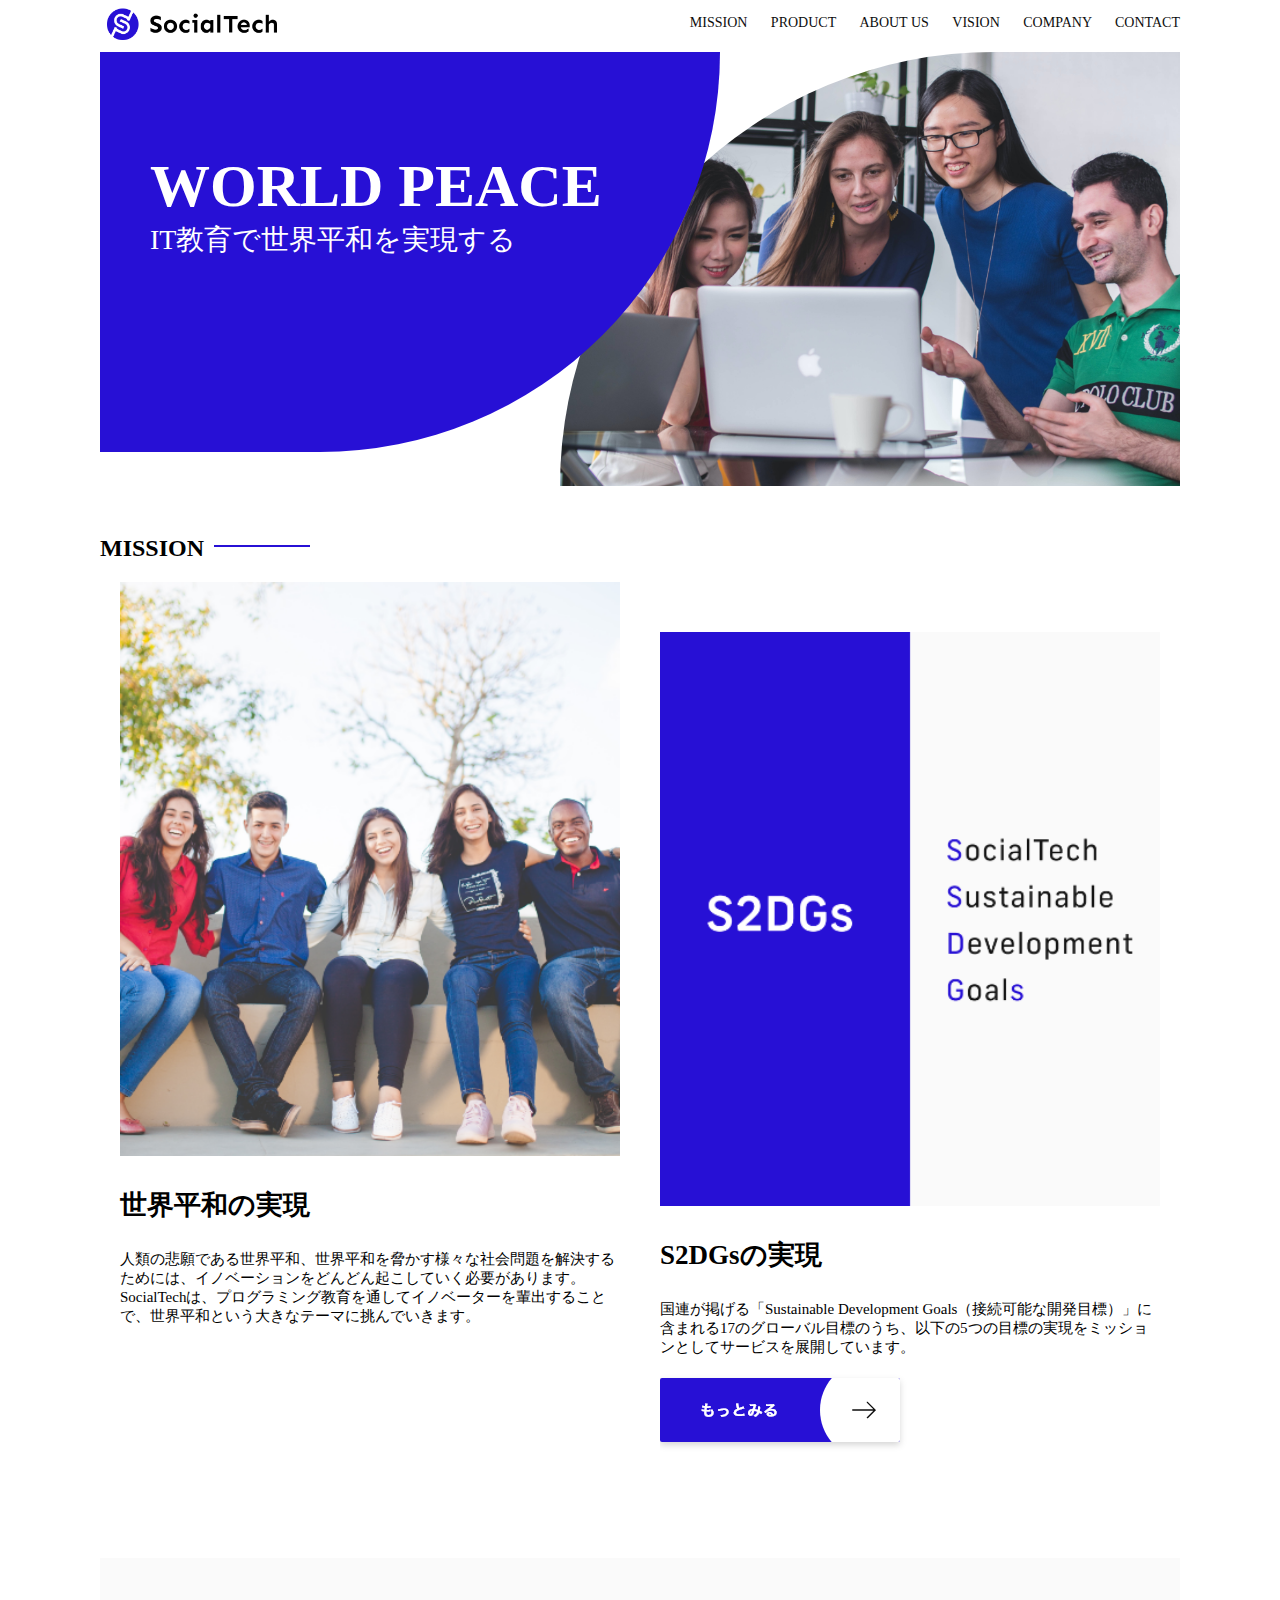
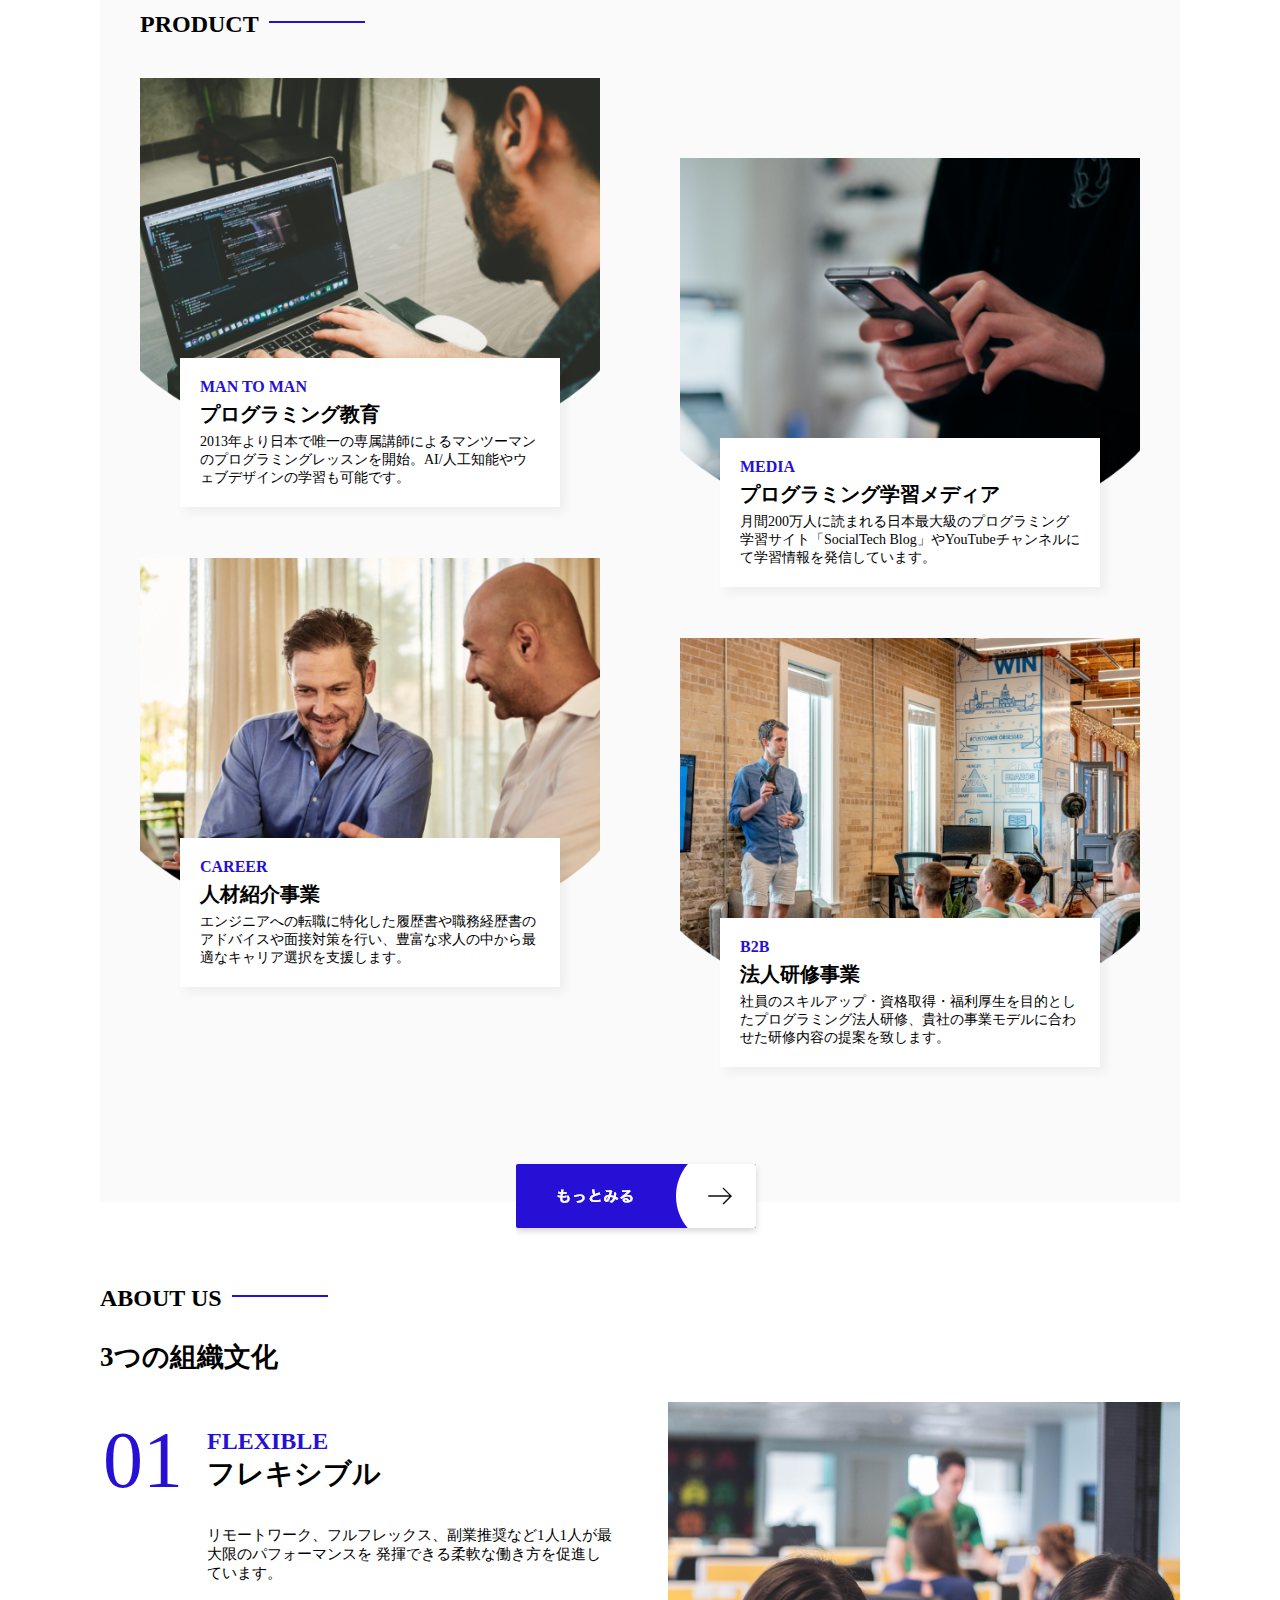
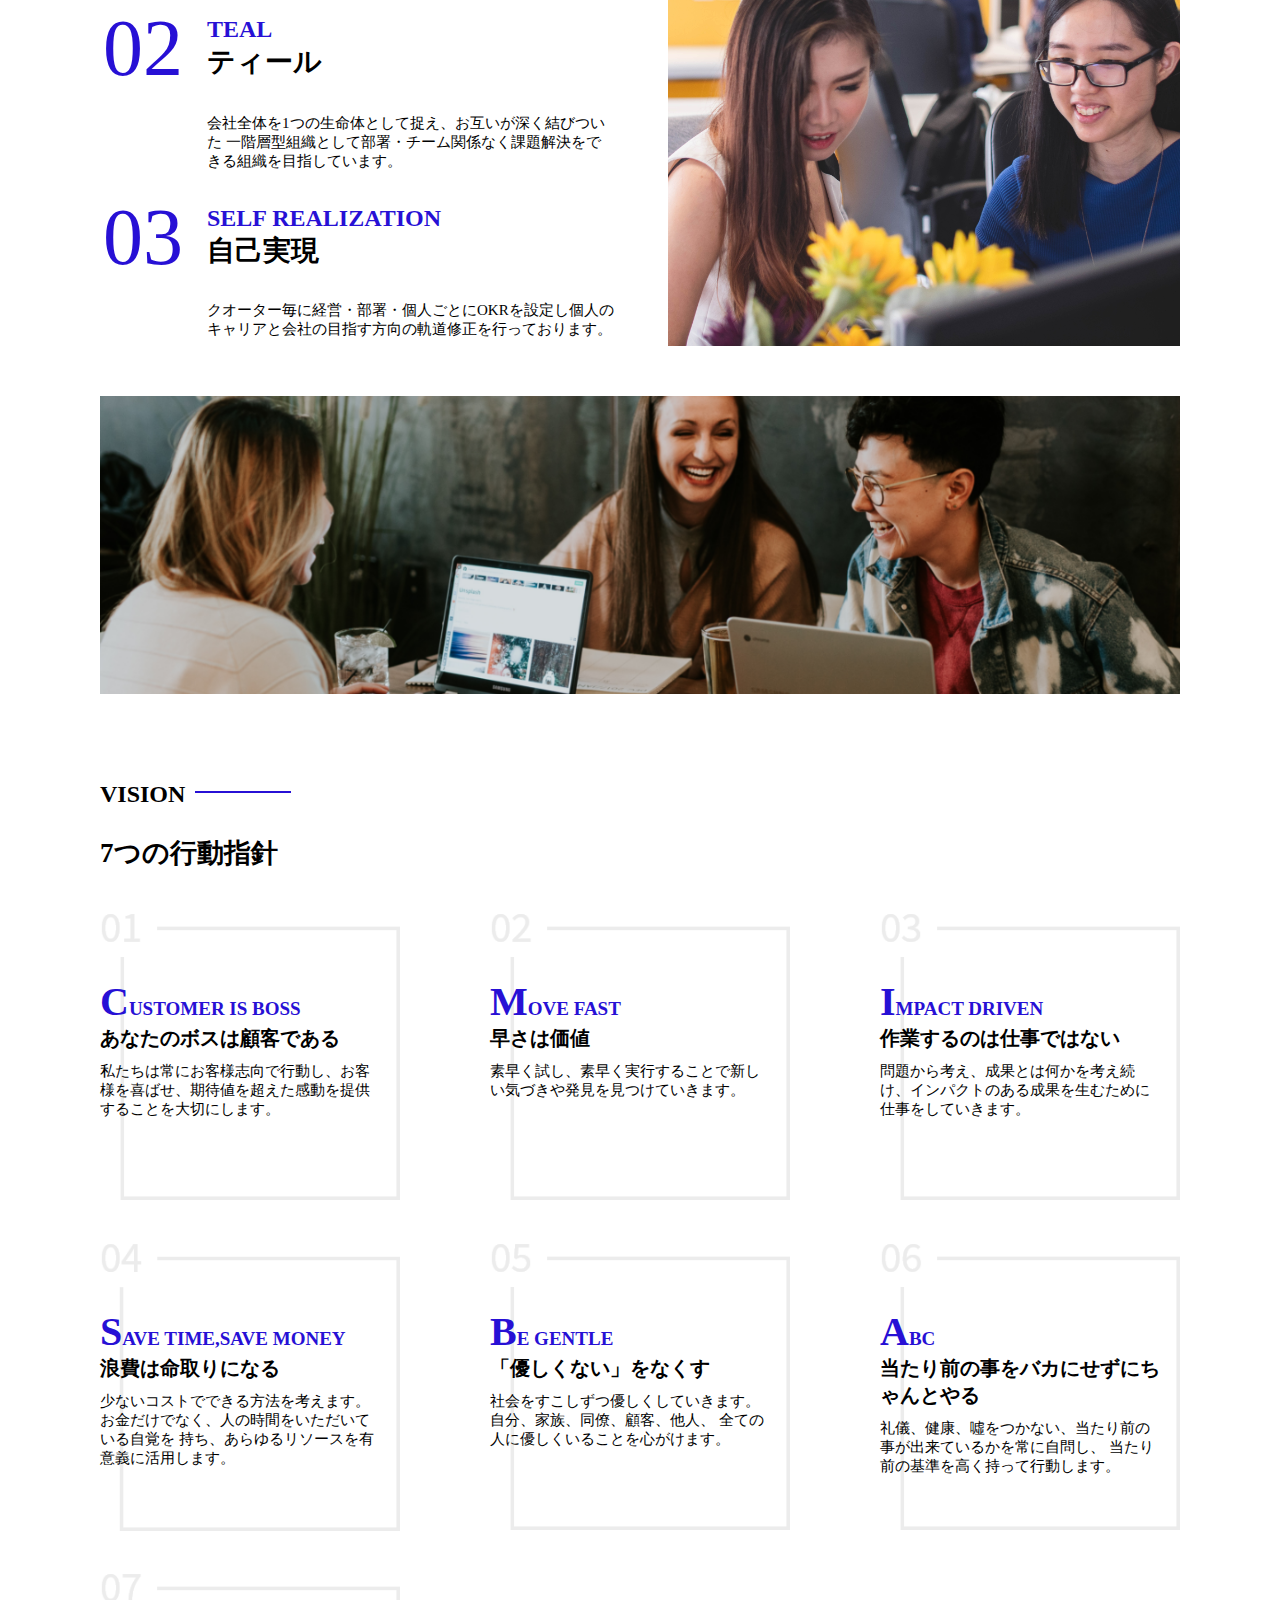
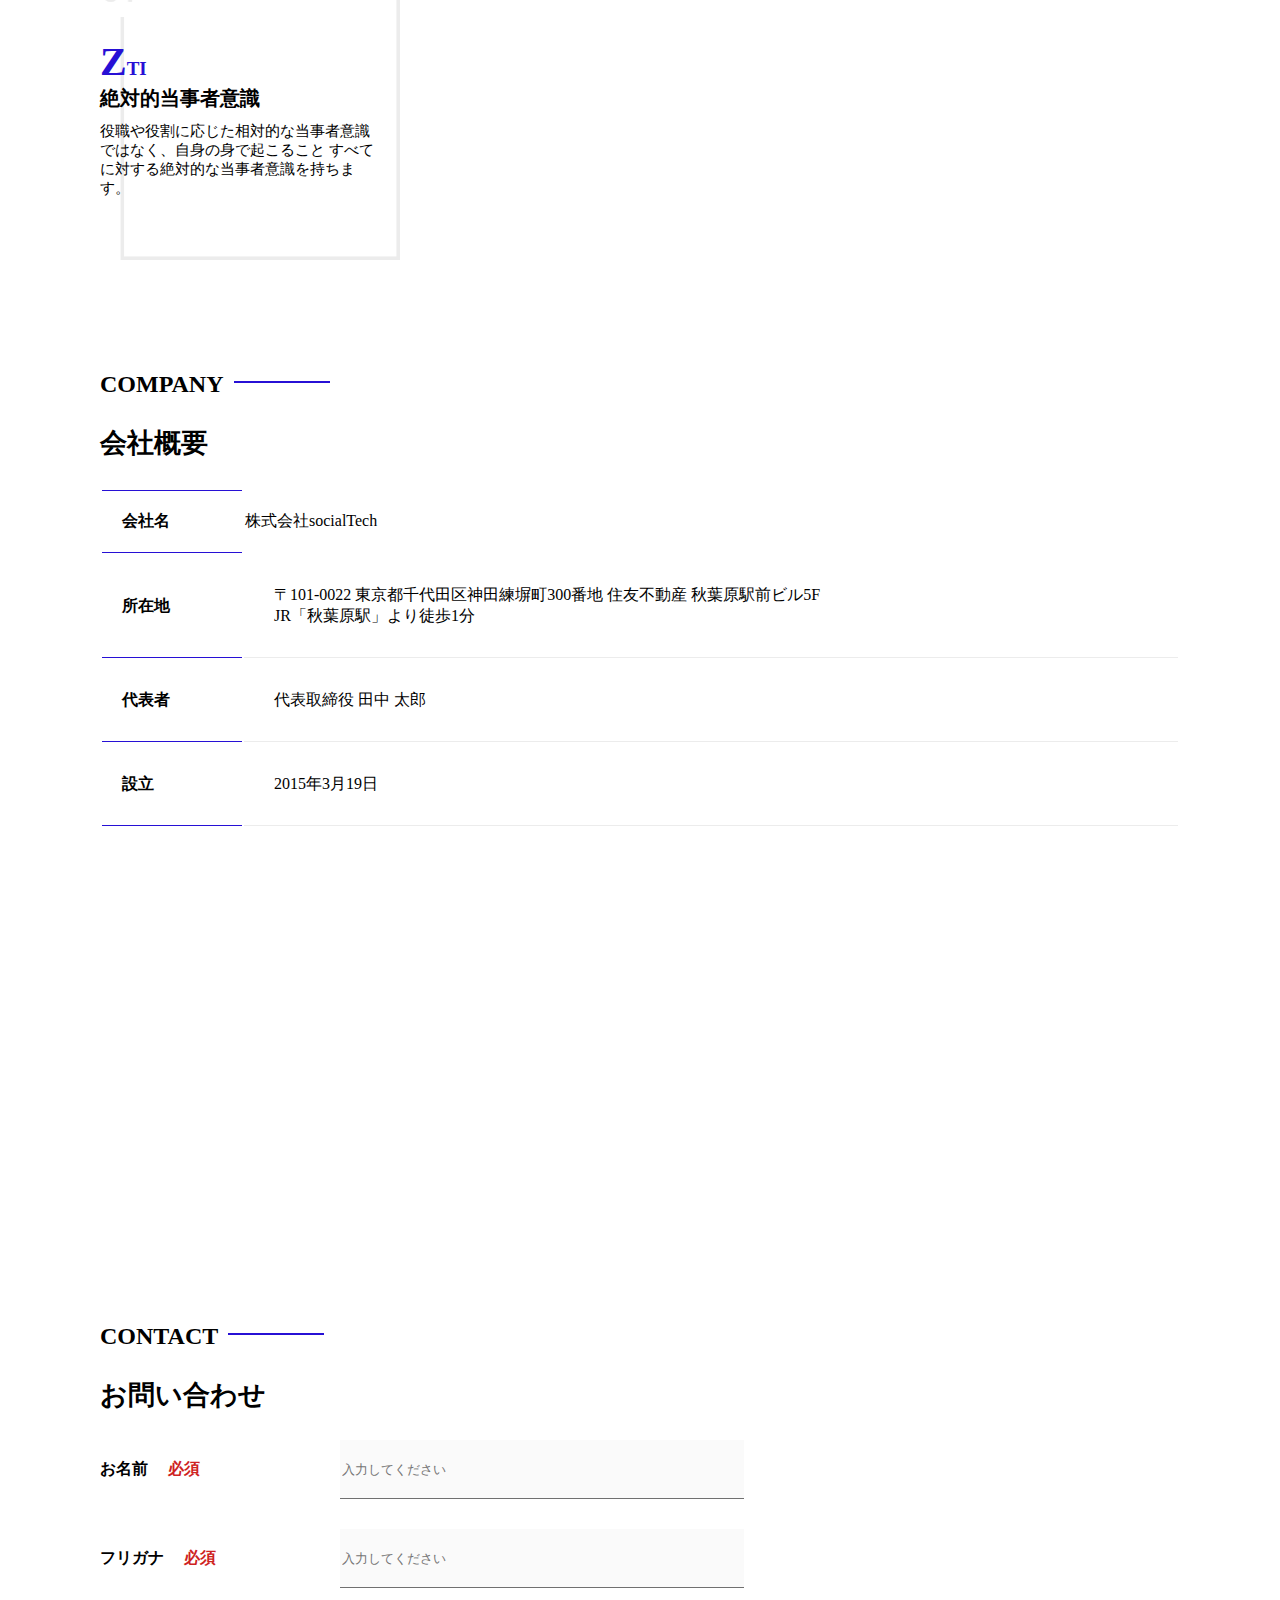
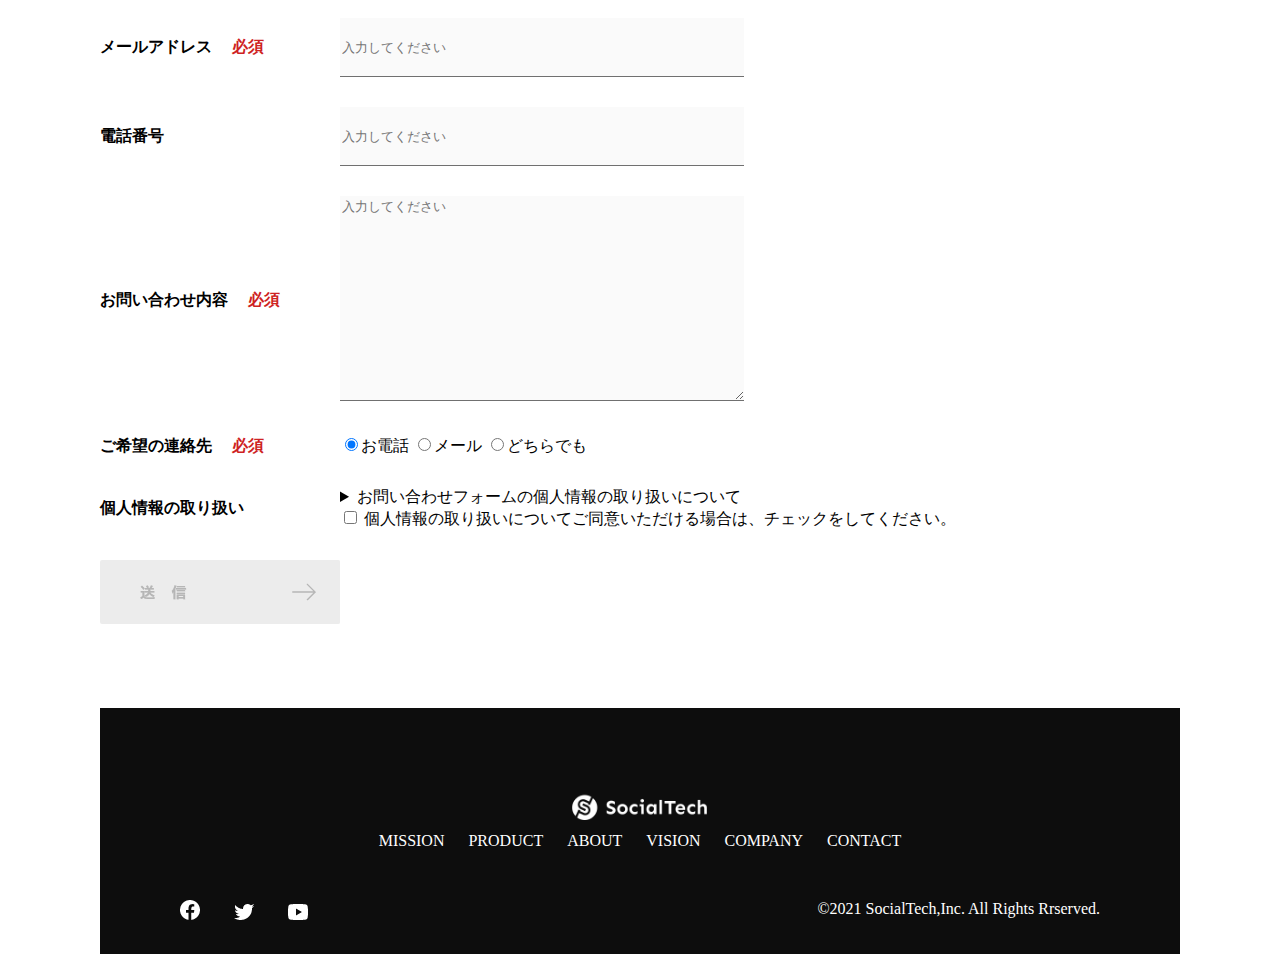
<file: index.html>
<!DOCTYPE html>
<html lang="ja">
    <head>
        <meta charset="UTF-8">
        <meta name="description"
            content="SocialTechはEdtech業界のリーディングカンパニーを目指します。">
        <title>SocialTech</title>
        <meta name="viewport" content="width=device-width, initial-scale=1.0">
        <link rel="stylesheet" href="style.css">
    </head>
    <body>
        <!-- ヘッダー -->
        <header>
            <a href="index.html" id="logo"><img src="images/logo.png"
                    alt="トップページに戻る"></a>
            <!-- pc用ナビゲーション -->
            <nav id="nav-pc">
                <a href="mission.html">MISSION</a>
                <a href="product.html">PRODUCT</a>
                <a href="index.html#aboutus">ABOUT US</a>
                <a href="index.html#vision">VISION</a>
                <a href="index.html#company">COMPANY</a>
                <a href="index.html#contact">CONTACT</a>
            </nav>
            <!-- スマホ用メニューボタン -->
            <img id="menu-sp" src="images/button-menu.png" alt="ナビゲーションを開く"
                onclick="document.getElementById('nav-sp').style.display='block'">
            <!-- スマホ用ナビゲーション -->
            <nav id="nav-sp">
                <img id="close" src="images/button-close.png" alt="ナビゲーションを閉じる"
                    onclick="document.getElementById('nav-sp').style.display='none'">

                <a id="logo-sp" href="index.html"
                    onclick="document.getElementById('nav-sp').style.display='none'"><img
                        src="images/logo-sp.png" alt="トップページに戻る"></a>
                <a class="menu" href="mission.html"
                    onclick="document.getElementById('nav-sp').style.display" =
                    'none'>MISSION</a>
                <a class="menu" href="product.html"
                    onclick="document.getElementById('nav-sp').style.display" =
                    'none'>PRODUCT</a>
                <a class="menu" href="index.html#aboutus"
                    onclick="document.getElementById('nav-sp').style.display" =
                    'none'>ABOUTUS</a>
                <a class="menu" href="index.html#vision"
                    onclick="document.getElementById('nav-sp').style.display = 'none'">VISION</a>
                <a class="menu" href="index.html#company"
                    onclick="document.getElementById('nav-sp').style.display = 'none'">COMPANY</a>
                <a class="menu" href="index.html#contact"
                    onclick="document.getElementById('nav-sp').style.display = 'none'">CONTACT</a>
                <div id="sns">
                    <a href="https://www.facebook.com/sejuku2013"><img
                            src="images/button-facebook.png"
                            alt="Facebookのリンク"></a>
                    <a href="https://twitter.com/samuraijuku"><img
                            src="images/button-twitter.png"
                            alt="Twitterのリンク"></a>
                    <a
                        href="https://www.youtube.com/channel/UCCFOQO5aDK0xXam4cUQXT8g"><img
                            src="images/button-youtube.png"
                            alt="YouTubeのリンク"></a>
                </div>
            </nav>
        </header>
        <main>
            <article>
                <!-- メインビジュアル -->
                <section id="main-visual">
                    <div id="main-message">
                        <h1>WORLD PEACE</h1>
                        <p>IT教育で世界平和を実現する</p>
                    </div>
                    <img src="images/index/index-main.png"
                        alt="PCの周りに集まる多国籍の仲間たち">
                </section>
                <!-- ミッション -->
                <section id="mission">
                    <h2 class="index-h2">MISSION</h2>
                    <div id="mission-flex">
                        <div>
                            <img id="mission-photo"
                                src="images/index/index-mission.png"
                                alt="屋外のベンチで写真を撮影する多国籍の仲間たち">
                            <h3>世界平和の実現</h3>
                            <p>
                                人類の悲願である世界平和、世界平和を脅かす様々な社会問題を解決するためには、イノベーションをどんどん起こしていく必要があります。SocialTechは、プログラミング教育を通してイノベーターを輩出することで、世界平和という大きなテーマに挑んでいきます。
                            </p>
                        </div>
                        <div>
                            <img id="s2dgs" src="images/index/s2dgs.png"
                                alt="S2DGs">
                            <h3>S2DGsの実現</h3>
                            <p>国連が掲げる「Sustainable Development
                                Goals（接続可能な開発目標）」に含まれる17のグローバル目標のうち、以下の5つの目標の実現をミッションとしてサービスを展開しています。</p>
                            <a href="mission.html">
                                <img src="images/button-more.png" alt="もっとみる">
                            </a>
                        </div>
                    </div>
                </section>
                <!-- プロダクト -->
                <section id="product">
                    <h2 class="index-h2">PRODUCT</h2>
                    <div>
                        <div id="product-left">
                            <div>
                                <img class="product-photo"
                                    src="images/index/index-mantoman.png"
                                    alt="PCでレコードを書く男性">
                                <div class="product-explain">
                                    <span>MAN TO MAN</span>
                                    <h3>プログラミング教育</h3>
                                    <p>2013年より日本で唯一の専属講師によるマンツーマンのプログラミングレッスンを開始。AI/人工知能やウェブデザインの学習も可能です。</p>
                                </div>
                            </div>
                            <div>
                                <img class="product-photo"
                                    src="images/index/index-career.png"
                                    alt="笑顔で話し合う2人の男性">
                                <div class="product-explain">
                                    <span>CAREER</span>
                                    <h3>人材紹介事業</h3>
                                    <p>エンジニアへの転職に特化した履歴書や職務経歴書のアドバイスや面接対策を行い、豊富な求人の中から最適なキャリア選択を支援します。</p>
                                </div>
                            </div>
                        </div>
                        <div id="product-right">
                            <div>
                                <img class="product-photo"
                                    src="images/index/index-media.png"
                                    alt="スマートフォンを操作する人">
                                <div class="product-explain">
                                    <span>MEDIA</span>
                                    <h3>プログラミング学習メディア</h3>
                                    <p>月間200万人に読まれる日本最大級のプログラミング学習サイト「SocialTech
                                        Blog」やYouTubeチャンネルにて学習情報を発信しています。</p>
                                </div>
                            </div>
                            <div>
                                <img class="product-photo"
                                    src="images/index/index-b2b.png"
                                    alt="公演中の男性とそれを聴く人々">
                                <div class="product-explain">
                                    <span>B2B</span>
                                    <h3>法人研修事業</h3>
                                    <p>社員のスキルアップ・資格取得・福利厚生を目的としたプログラミング法人研修、貴社の事業モデルに合わせた研修内容の提案を致します。</p>
                                </div>
                            </div>
                        </div>
                    </div>
                    <div>
                        <a id="product-more" href="product.html">
                            <img src="images/button-more.png" alt="もっとみる">
                        </a>
                    </div>
                </section>
                <!-- ABOUT US -->
                <section id="aboutus">
                    <h2 class="index-h2">ABOUT US</h2>
                    <h3>3つの組織文化</h3>
                    <div>
                        <table class="culture-table">
                            <tr>
                                <td>
                                    <span class="culture-num">01</span>
                                </td>
                                <td>
                                    <span class="culture-en">FLEXIBLE</span>
                                    <span class="culture-jp">フレキシブル</span>
                                </td>
                            </tr>
                            <tr>
                                <td>
                                    <!-- 空のセル -->
                                </td>
                                <td>
                                    <p
                                        class="culture-description">リモートワーク、フルフレックス、副業推奨など1人1人が最大限のパフォーマンスを
                                        発揮できる柔軟な働き方を促進しています。</p>
                                </td>
                            </tr>
                            <tr>
                                <td>
                                    <span class="culture-num">02</span>
                                </td>
                                <td>
                                    <span class="culture-en">TEAL</span>
                                    <span class="culture-jp">ティール</span>
                                </td>
                            </tr>
                            <tr>
                                <td>
                                    <!-- 空のセル -->
                                </td>
                                <td>
                                    <p
                                        class="culture-description">会社全体を1つの生命体として捉え、お互いが深く結びついた
                                        一階層型組織として部署・チーム関係なく課題解決をできる組織を目指しています。</p>
                                </td>
                            </tr>
                            <tr>
                                <td>
                                    <span class="culture-num">03</span>
                                </td>
                                <td>
                                    <span class="culture-en">SELF
                                        REALIZATION</span>
                                    <span class="culture-jp">自己実現</span>
                                </td>
                            </tr>
                            <tr>
                                <td>
                                    <!--   空のセル -->
                                </td>
                                <td>
                                    <p
                                        class="culture-description">クオーター毎に経営・部署・個人ごとにOKRを設定し個人のキャリアと会社の目指す方向の軌道修正を行っております。</p>
                                </td>
                            </tr>
                        </table>
                        <img class="culture-img"
                            src="images/index/index-aboutus1.png"
                            alt="笑顔で話し合う2人の女性">
                    </div>
                    <img class="culture-img2"
                        src="images/index/index-aboutus2.png"
                        alt="笑顔で話し合う3人の男女">
                </section>
                <!-- VISION -->
                <section id="vision">
                    <h2 class="index-h2">VISION</h2>
                    <h3>7つの行動指針</h3>
                    <div>
                        <div class="vision-box">
                            <img src="images/index/vision-01.png" alt="01">
                            <span>
                                <h4>CUSTOMER IS BOSS</h4>
                                <h5>あなたのボスは顧客である</h5>
                                <p>私たちは常にお客様志向で行動し、お客様を喜ばせ、期待値を超えた感動を提供することを大切にします。</p>
                            </span>
                        </div>

                        <div class="vision-box">
                            <img src="images/index/vision-02.png" alt="02">
                            <span>
                                <h4>MOVE FAST</h4>
                                <h5>早さは価値</h5>
                                <p>素早く試し、素早く実行することで新しい気づきや発見を見つけていきます。</p>
                            </span>
                        </div>

                        <div class="vision-box">
                            <img src="images/index/vision-03.png" alt="03">
                            <span>
                                <h4>IMPACT DRIVEN</h4>
                                <h5>作業するのは仕事ではない</h5>
                                <p>問題から考え、成果とは何かを考え続け、インパクトのある成果を生むために仕事をしていきます。</p>
                            </span>
                        </div>

                        <div class="vision-box">
                            <img src="images/index/vision-04.png" alt="04">
                            <span>
                                <h4>SAVE TIME,SAVE MONEY</h4>
                                <h5>浪費は命取りになる</h5>
                                <p>少ないコストでできる方法を考えます。お金だけでなく、人の時間をいただいている自覚を
                                    持ち、あらゆるリソースを有意義に活用します。
                                </p>
                            </span>
                        </div>

                        <div class="vision-box">
                            <img src="images/index/vision-05.png" alt="05">
                            <span>
                                <h4>BE GENTLE</h4>
                                <h5>「優しくない」をなくす</h5>
                                <p>社会をすこしずつ優しくしていきます。自分、家族、同僚、顧客、他人、
                                    全ての人に優しくいることを心がけます。
                                </p>
                            </span>
                        </div>

                        <div class="vision-box">
                            <img src="images/index/vision-06.png" alt="06">
                            <span>
                                <h4>ABC</h4>
                                <h5>当たり前の事をバカにせずにちゃんとやる</h5>
                                <p>礼儀、健康、噓をつかない、当たり前の事が出来ているかを常に自問し、
                                    当たり前の基準を高く持って行動します。
                                </p>
                            </span>
                        </div>

                        <div class="vision-box">
                            <img src="images/index/vision-07.png" alt="07">
                            <span>
                                <h4>ZTI</h4>
                                <h5>絶対的当事者意識</h5>
                                <p>役職や役割に応じた相対的な当事者意識ではなく、自身の身で起こること
                                    すべてに対する絶対的な当事者意識を持ちます。
                                </p>
                            </span>
                        </div>
                    </div>
                </section>
                <!-- COMPANY -->
                <section id="company">
                    <h2 class="index-h2">COMPANY</h2>
                    <h3>会社概要</h3>
                    <table id="company-table">
                        <tr>
                            <th class="tableheader-first">会社名</th>
                            <td class="cell-firsr">株式会社socialTech</td>
                        </tr>
                        <tr>
                            <th class="tableheader">所在地</th>
                            <td class="cell">〒101-0022 東京都千代田区神田練塀町300番地 住友不動産
                                秋葉原駅前ビル5F<br>JR「秋葉原駅」より徒歩1分
                            </td>
                        </tr>
                        <tr>
                            <th class="tableheader">代表者</th>
                            <td class="cell">代表取締役 田中 太郎</td>
                        </tr>
                        <tr>
                            <th class="tableheader">設立</th>
                            <td class="cell">2015年3月19日</td>
                        </tr>
                    </table>
                    <iframe
                        src="https://www.google.com/maps/embed?pb=!1m18!1m12!1m3!1d51841.1062281302!2d139.73345290878123!3d35.699916180484216!2m3!1f0!2f0!3f0!3m2!1i1024!2i768!4f13.1!3m3!1m2!1s0x60188fee13660e23%3A0x77137876edf742ac!2z5L2P5Y-L5LiN5YuV55Sj56eL6JGJ5Y6f6aeF5YmN44OT44Or!5e0!3m2!1sja!2sjp!4v1708238920794!5m2!1sja!2sjp"
                        width="600" height="450" style="border:0;"
                        allowfullscreen loading="lazy"
                        referrerpolicy="no-referrer-when-downgrade"></iframe>
                </section>
                <!-- お問い合わせフォーム -->
                <section id="contact">
                    <h2 class="index-h2">CONTACT</h2>
                    <h3>お問い合わせ</h3>
                    <form>
                        <div>
                            <div class="contact-heading">
                                <label class="contact-label">お名前<span
                                        class="contact-span">必須</span></label>
                            </div>
                            <div>
                                <input type="text" nama="name"
                                    placeholder="入力してください"
                                    class="contact-textbox">
                            </div>
                        </div>
                        <div>
                            <div class="contact-heading">
                                <label class="contact-label">フリガナ<span
                                        class="contact-span">必須</span></label>
                            </div>
                            <div>
                                <input type="text" nama="hurigana"
                                    placeholder="入力してください"
                                    class="contact-textbox">
                            </div>
                        </div>
                        <div>
                            <div class="contact-heading">
                                <label class="contact-label">メールアドレス<span
                                        class="contact-span">必須</span></label>
                            </div>
                            <div>
                                <input type="text" nama="email"
                                    placeholder="入力してください"
                                    class="contact-textbox">
                            </div>
                        </div>
                        <div>
                            <div class="contact-heading">
                                <label class="contact-label">電話番号</label>
                            </div>
                            <div>
                                <input type="text" nama="tel"
                                    placeholder="入力してください"
                                    class="contact-textbox">
                            </div>
                        </div>
                        <div>
                            <div class="contact-heading">
                                <label class="contact-label">お問い合わせ内容<span
                                        class="contact-span">必須</span></label>
                            </div>
                            <div>
                                <textarea name="message"
                                    class="contact-textarea"
                                    placeholder="入力してください"></textarea>
                            </div>
                        </div>
                        <div>
                            <div class="contact-heading">
                                <label class="contact-label">ご希望の連絡先<span
                                        class="contact-span">必須</span></label>
                            </div>
                            <div>
                                <input class="radiobutton" type="radio"
                                    value="tel" name="contact"
                                    checked><label>お電話</label>
                                <input class="radiobutton" type="radio"
                                    value="mail"
                                    name="contact"><label>メール</label>
                                <input class="radiobutton" type="radio"
                                    value="both"
                                    name="contact"><label>どちらでも</label>
                            </div>
                        </div>
                        <div>
                            <div class="contact-heading">
                                <label class="contact-label">個人情報の取り扱い</label>
                            </div>
                            <div>
                                <details>
                                    <summary>お問い合わせフォームの個人情報の取り扱いについて</summary>
                                    <div>
                                        <span>１．組織名の名称又は氏名</span><br>
                                        株式会社socialTech<br><br>
                                        <span>２．個人情報保護管理者(若しくはその代理人)の氏名又は職名、所属及び連絡先
                                            鈴木 一郎 コーポレート部</span><br>
                                        メールアドレス：samurai@example.com<br>
                                        TEL：03-1234-5678<br>
                                        <span>３．個人情報の利用目的</span><br>
                                        ・本サービス及び本サービスに関連する情報の提供又はそれらに関する連絡のため<br>
                                        ・ユーザーの本人確認のため<br>
                                        ・当社サービスのご案内のため<br>
                                        ・当社の商品等の広告または宣伝（電子メールによるものを含むものとします。）<br><br>
                                        <span>４．個人情報の取り扱い業務の委託</span><br>
                                        個人情報の取扱業務の全部または一部を外部に業務委託する場合があります。<br>
                                        その際、弊社は、個人情報を適切に保護できる管理体制を敷き実行していることを条件として<br>
                                        委託先を厳選したうえで、機密保持契約を委託先と締結し、お客様の個人情報を厳密に管理させます。<br><br>
                                        <span>５．個人情報の開示等の請求</span><br>
                                        お客様は、弊社に対してご自身の個人情報の開示等（利用目的の通知、開示、内容の訂正・追加・削除、利用の停止または消去、第三者への提供の停止）に関して、当社問合わせ窓口に申し出ることができます。<br>
                                        その際、弊社はお客様ご本人を確認させていただいたうえで、合理的な期間内に対応いたします。<br><br>
                                        なお、個人情報に関する弊社問合わせ先は、次の通りです。<br><br>
                                        株式会社SocialTech 個人情報問合せ窓口<br>
                                        〒101-0022 東京都千代田区神田練塀町300番地
                                        住友不動産秋葉原駅前ビル5F<br>
                                        メールアドレス：samurai@example.com
                                        TEL：03-1234-5678<br><br>
                                        <span>６．個人情報を提供されることの任意性について</span><br><br>
                                        お客様がご自身の個人情報を弊社に提供されるか否かは、お客様のご判断によりますが、もしご提供されない場合には、適切なサービスが提供できない場合がありますので予めご了承ください。
                                    </div>
                                </details>
                                <input type="checkbox" name="agree">
                                <span>個人情報の取り扱いについてご同意いただける場合は、チェックをしてください。</span>
                            </div>
                        </div>
                        <input type="image" src="images/button-submit.png"
                            alt="送信する">
                    </form>
                </section>
            </article>
            <footer>
                <div id="footer-logo">
                    <img src="images/logo-sp.png" alt="SocialTech">
                </div>
                <div id="footer-link">
                    <a href="mission.html">MISSION</a>
                    <a href="product.html">PRODUCT</a>
                    <a href="index.html#aboutus">ABOUT</a>
                    <a href="index.html#vision">VISION</a>
                    <a href="index.html#company">COMPANY</a>
                    <a href="index.html#contact">CONTACT</a>
                </div>
                <div id="sns-footer">
                    <a href="https://www.facebook.com/sejuku2013"><img
                            src="images/button-facebook.png"
                            alt="Facebookのリンク"></a>
                    <a href="https://twitter.com/samuraijuku"><img
                            src="images/button-twitter.png"
                            alt="Twitterのリンク"></a>
                    <a
                        href="https://www.youtube.com/channel/UCCFOQO5aDK0xXam4cUQXT8g"><img
                            src="images/button-youtube.png"
                            alt="YouTubeのリンク"></a>
                    <span id="copyright">&copy;2021 SocialTech,Inc. All Rights
                        Rrserved.</span>
                </div>
            </footer>
        </main>
    </body>
</html>
</file>
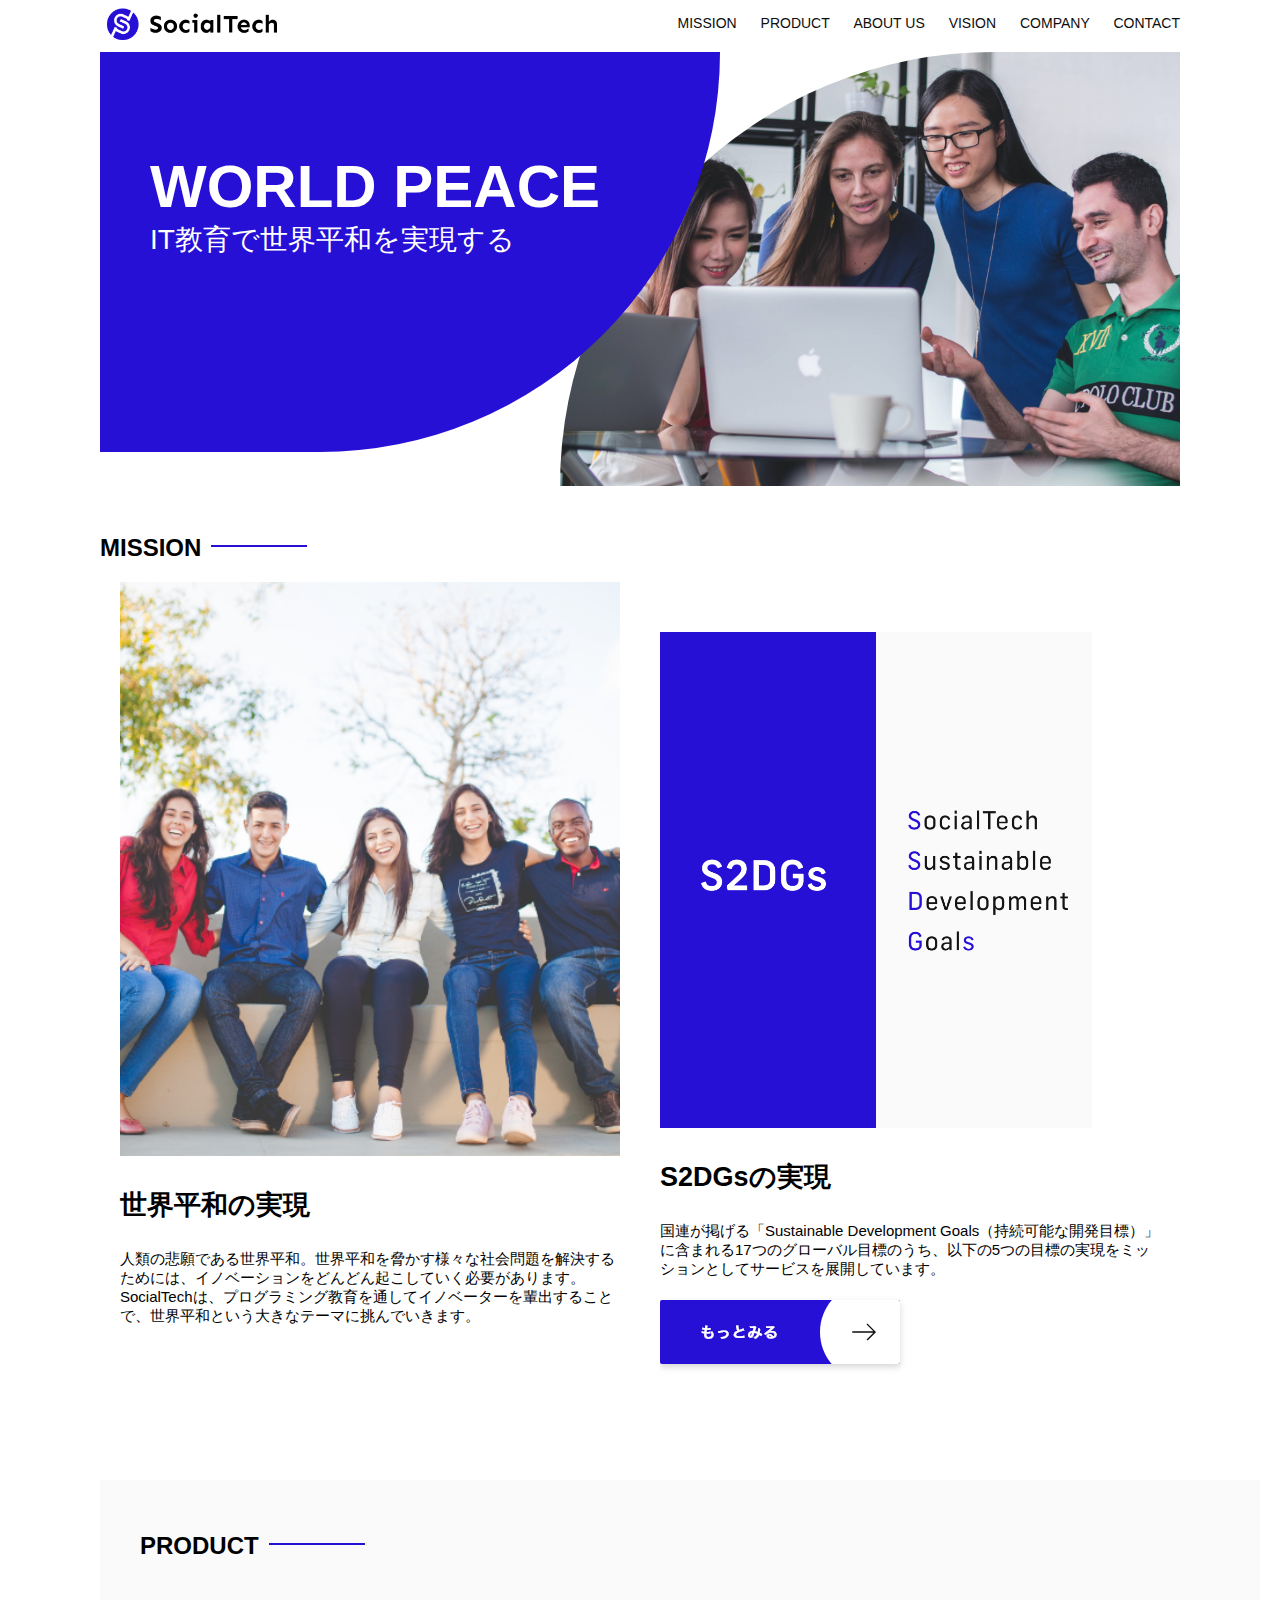
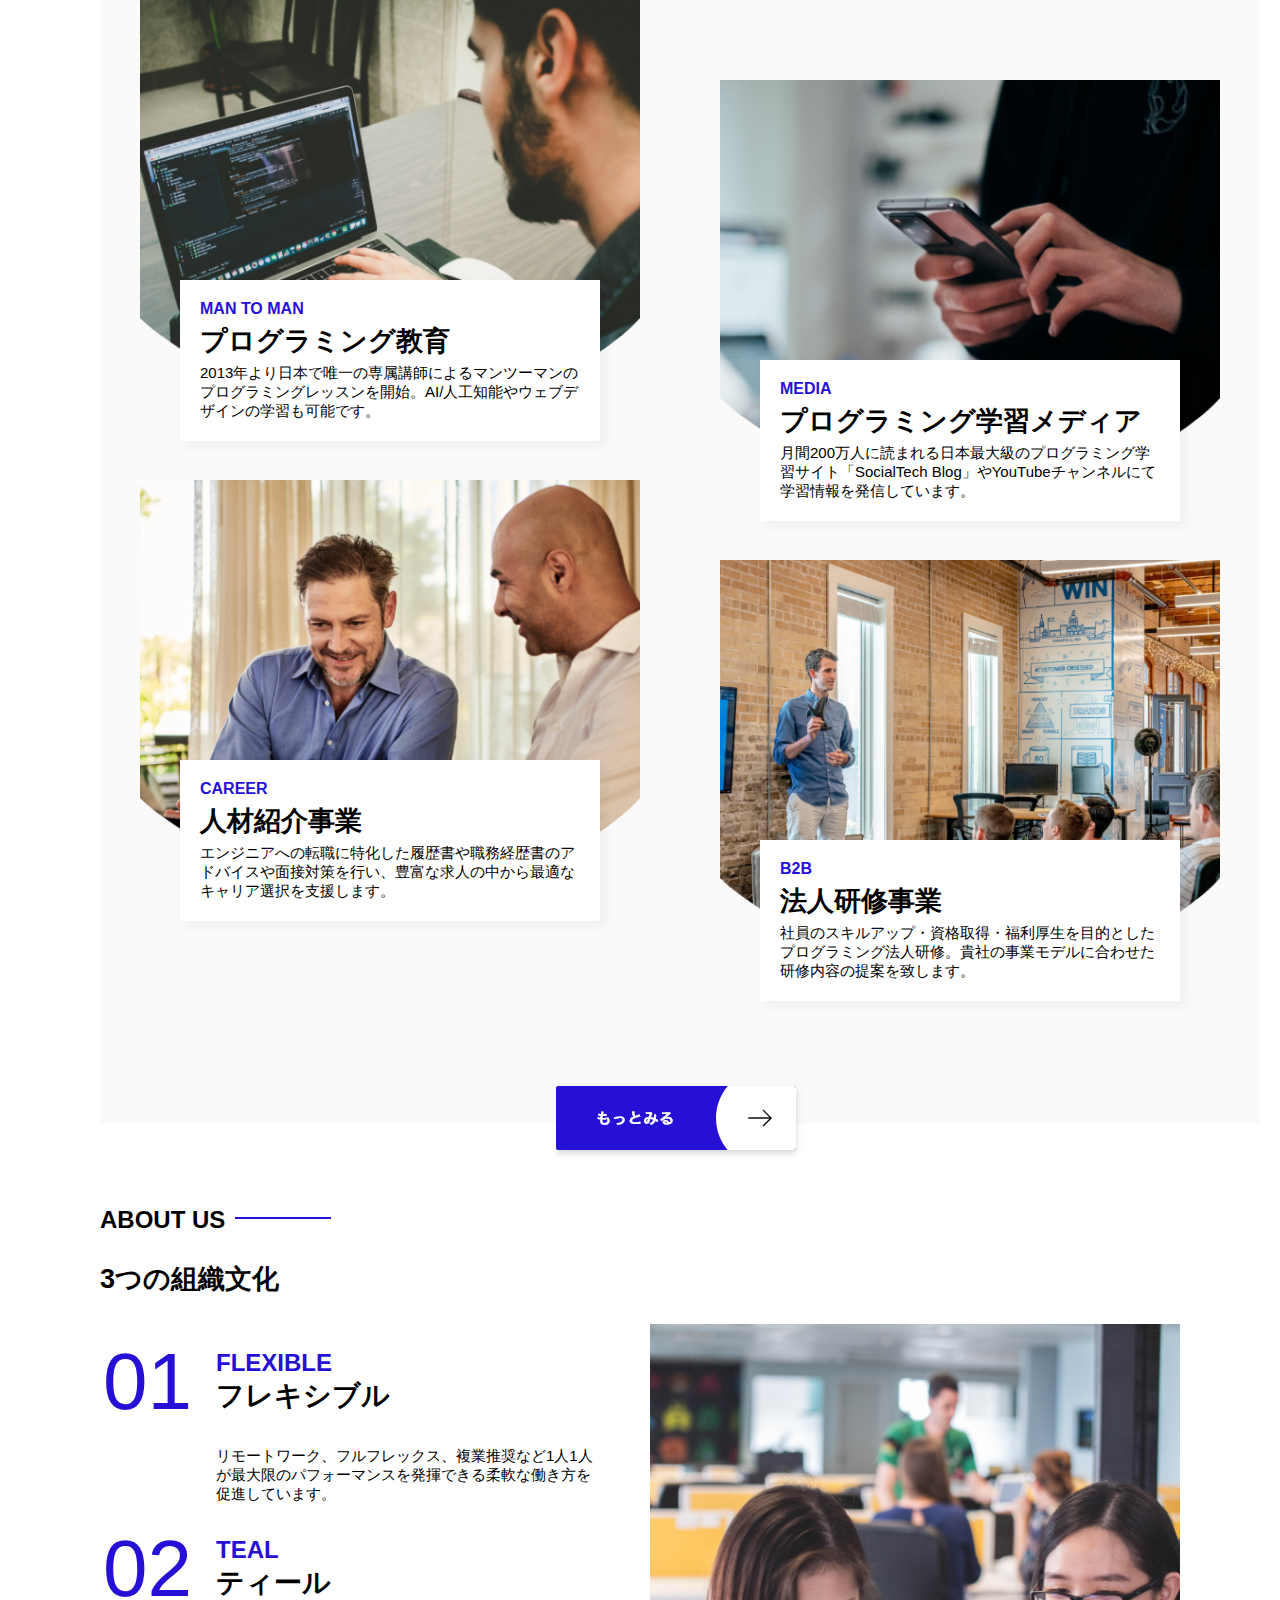
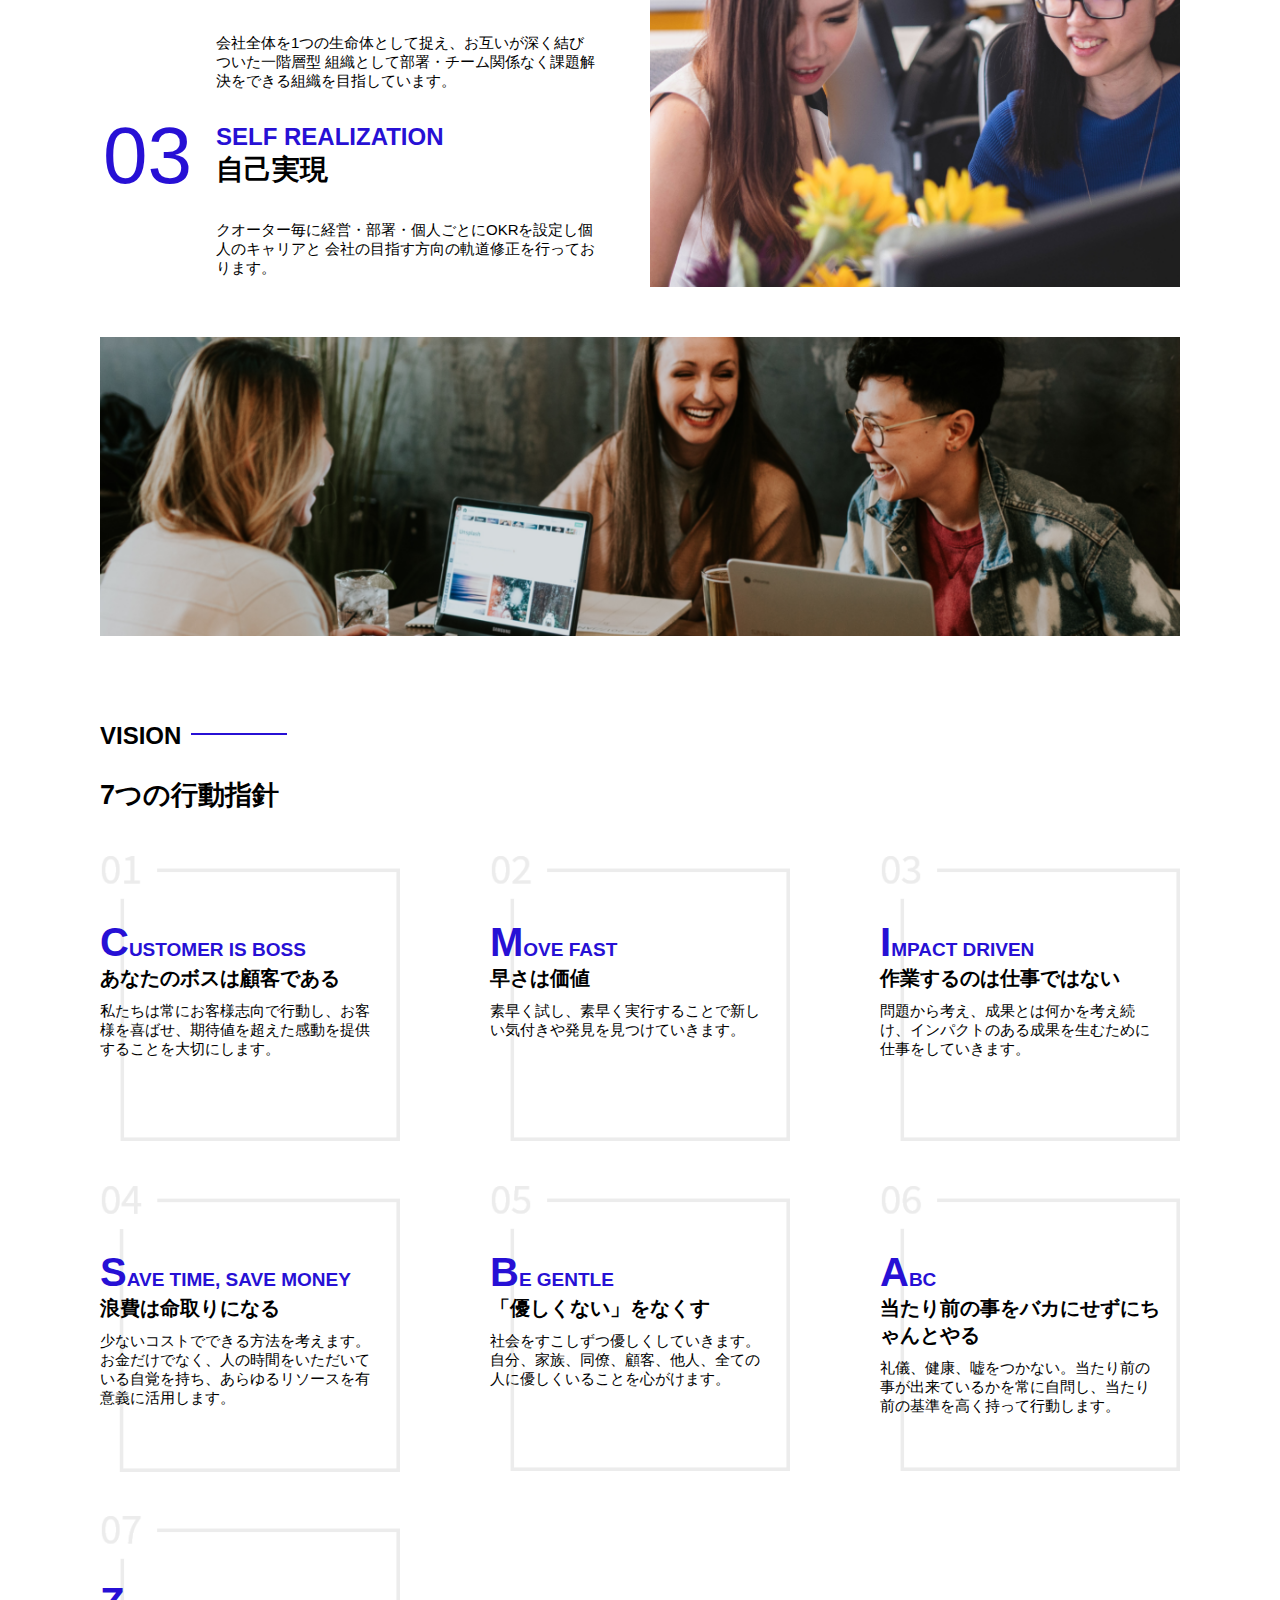
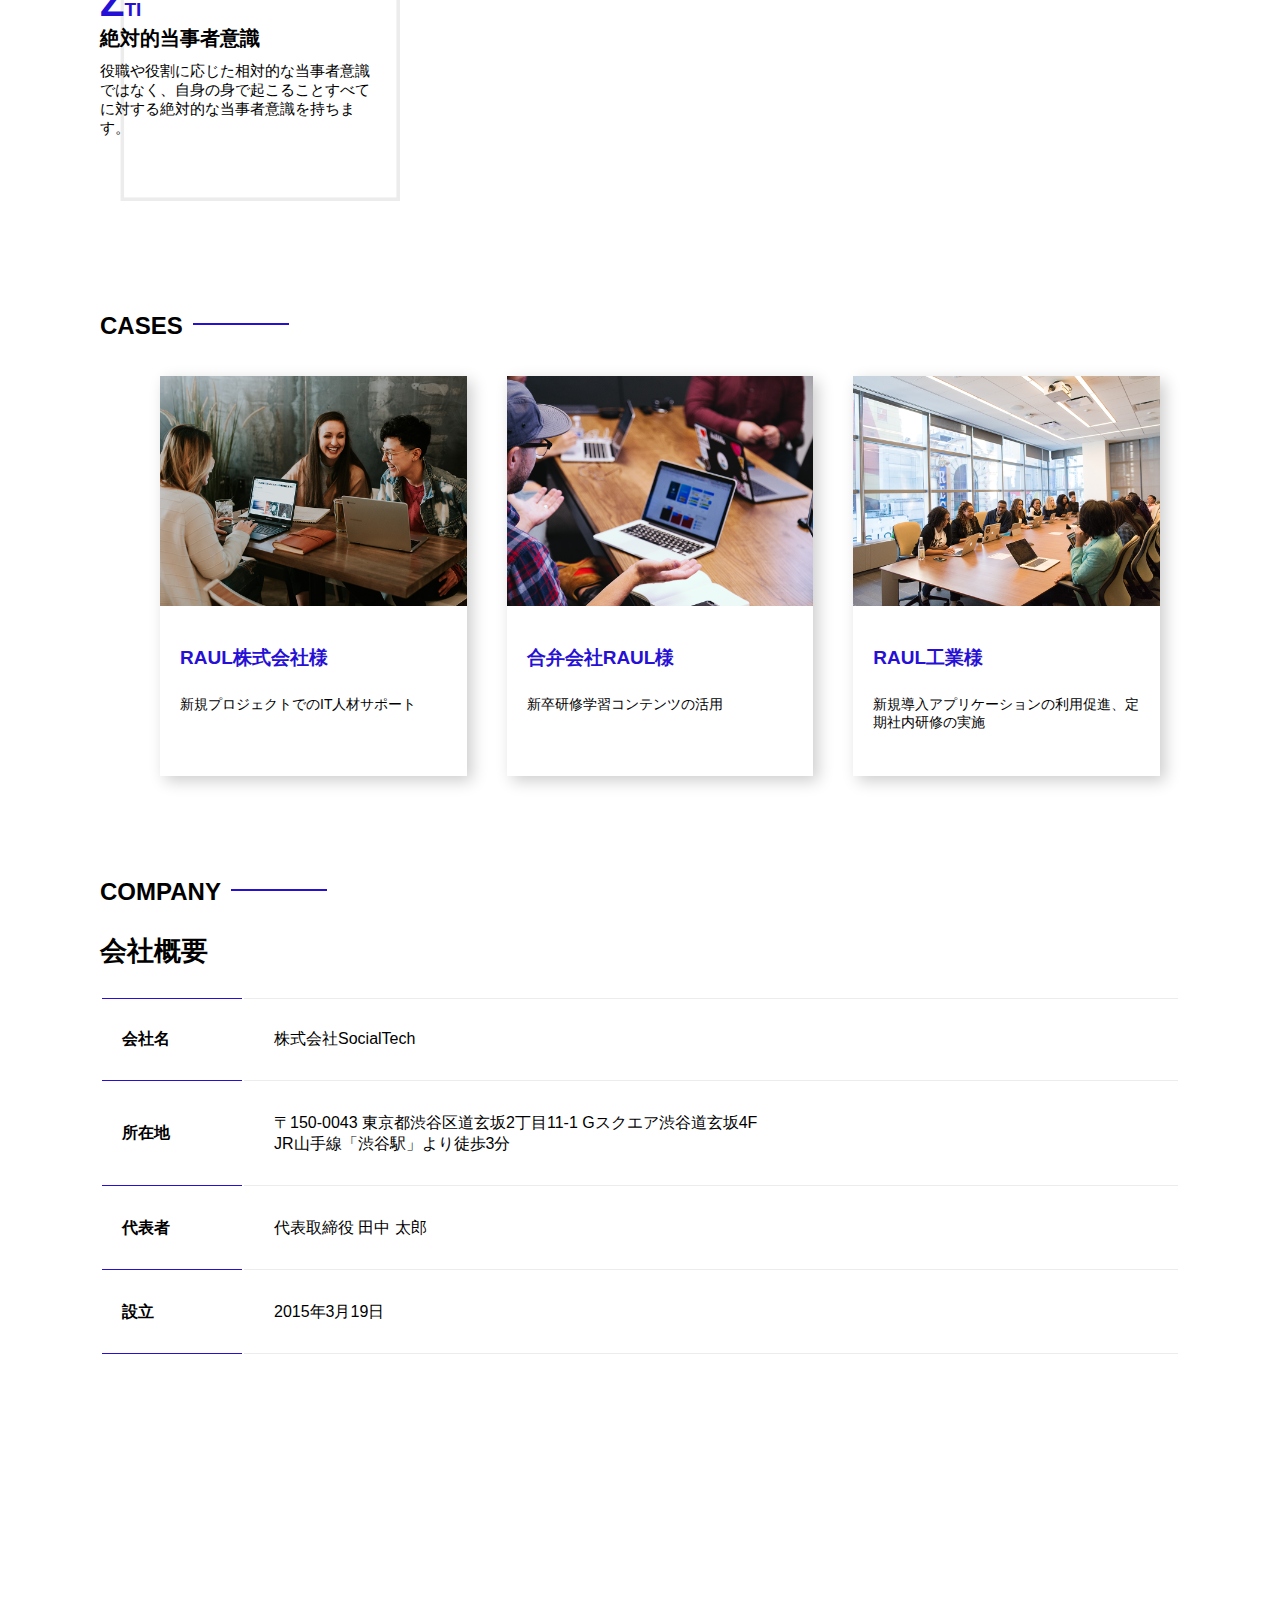
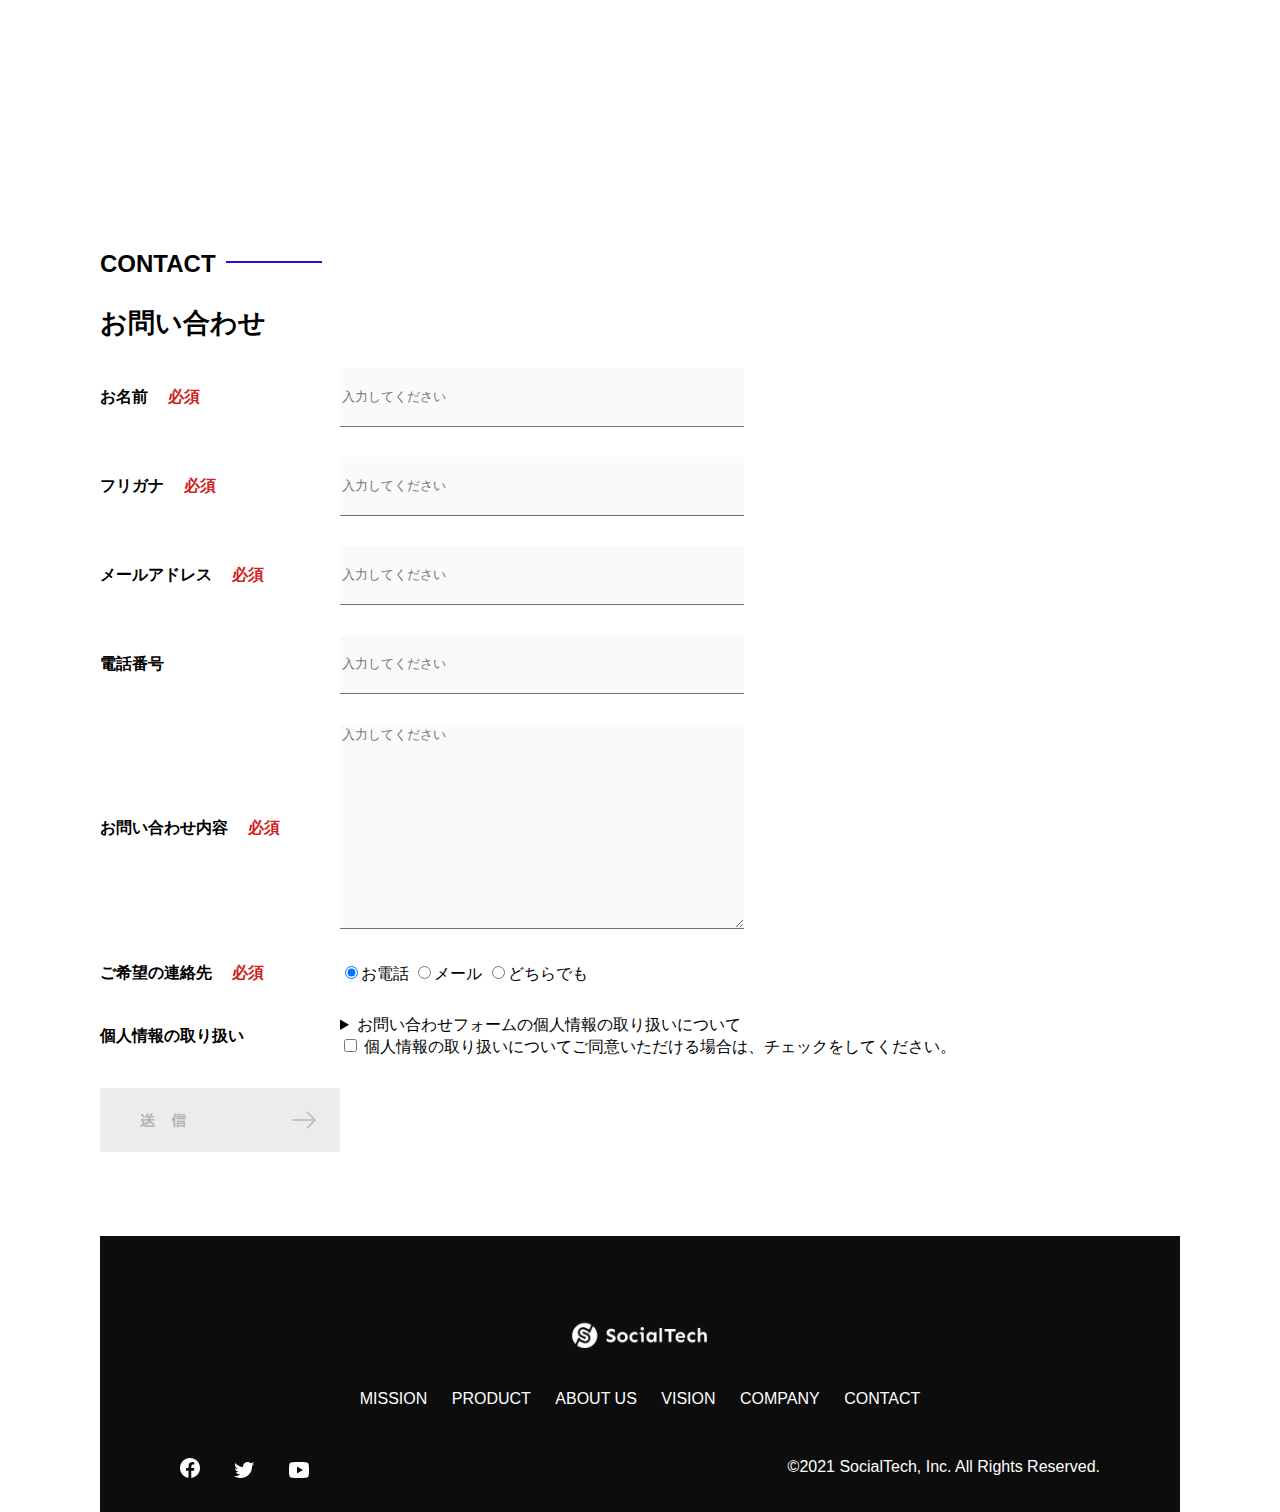
<file: socialtech-kadai_012/index.html>
<!DOCTYPE html>
<html>
  <head>
    <title>SocialTech</title>
    <meta charset="UTF-8" />
    <meta
      name="description"
      content="SocialTechはEdTech業界のリーディングカンパニーを目指します。" />
    <meta name="viewport" content="width=device-width, initial-scale=1.0" />
    <link rel="stylesheet" href="style.css" />
  </head>
  <body>
    <!-- ヘッダー -->
    <header>
      <!-- ロゴ -->
      <a href="index.html" id="logo"><img src="images/logo.png"
          alt="トップページに戻る" /></a>

      <!-- PC用ナビゲーション -->
      <nav id="nav-pc">
        <a href="mission.html">MISSION</a>
        <a href="product.html">PRODUCT</a>
        <a href="index.html#aboutus">ABOUT US</a>
        <a href="index.html#vision">VISION</a>
        <a href="index.html#company">COMPANY</a>
        <a href="index.html#contact">CONTACT</a>
      </nav>
    </header>
    <main>
      <article>
        <!-- メインビジュアル -->
        <section id="main-visual">
          <div id="main-message">
            <h1>WORLD PEACE</h1>
            <p>IT教育で世界平和を実現する</p>
          </div>
          <img
            src="images/index/index-main.png"
            alt="PCの周りに集まる多国籍の仲間たち" />
        </section>
        <!--ミッション-->
        <section id="mission">
          <h2 class="index-h2">MISSION</h2>
          <div id="mission-flex">
            <div>
              <img
                id="mission-photo"
                src="images/index/index-mission.png"
                alt="屋外のベンチで写真を撮影する多国籍の仲間たち" />
              <h3>世界平和の実現</h3>
              <p>
                人類の悲願である世界平和。世界平和を脅かす様々な社会問題を解決するためには、イノベーションをどんどん起こしていく必要があります。SocialTechは、プログラミング教育を通してイノベーターを輩出することで、世界平和という大きなテーマに挑んでいきます。
              </p>
            </div>
            <div>
              <img id="s2dgs" src="images/index/s2dgs.png" alt="S2DGs" />
              <h3>S2DGsの実現</h3>
              <p>
                国連が掲げる「Sustainable Development
                Goals（持続可能な開発目標）」に含まれる17つのグローバル目標のうち、以下の5つの目標の実現をミッションとしてサービスを展開しています。
              </p>
              <a href="mission.html">
                <img src="images/button-more.png" alt="もっとみる" />
              </a>
            </div>
          </div>
        </section>
        <!-- プロダクト -->
        <section id="product">
          <h2 class="index-h2">PRODUCT</h2>
          <div>
            <div id="product-left">
              <div>
                <img
                  class="product-photo"
                  src="images/index/index-mantoman.png"
                  alt="PCでコードを書く男性" />
                <div class="product-explain">
                  <span>MAN TO MAN</span>
                  <h3>プログラミング教育</h3>
                  <p>
                    2013年より日本で唯一の専属講師によるマンツーマンのプログラミングレッスンを開始。AI/人工知能やウェブデザインの学習も可能です。
                  </p>
                </div>
              </div>
              <div>
                <img
                  class="product-photo"
                  src="images/index/index-career.png"
                  alt="笑顔で話し合う2人の男性" />
                <div class="product-explain">
                  <span>CAREER</span>
                  <h3>人材紹介事業</h3>
                  <p>
                    エンジニアへの転職に特化した履歴書や職務経歴書のアドバイスや面接対策を行い、豊富な求人の中から最適なキャリア選択を支援します。
                  </p>
                </div>
              </div>
            </div>
            <div id="product-right">
              <div>
                <img
                  class="product-photo"
                  src="images/index/index-media.png"
                  alt="スマートフォンを操作する人" />
                <div class="product-explain">
                  <span>MEDIA</span>
                  <h3>プログラミング学習メディア</h3>
                  <p>
                    月間200万人に読まれる日本最大級のプログラミング学習サイト「SocialTech
                    Blog」やYouTubeチャンネルにて学習情報を発信しています。
                  </p>
                </div>
              </div>
              <div>
                <img
                  class="product-photo"
                  src="images/index/index-b2b.png"
                  alt="講演中の男性とそれを聴く人々" />
                <div class="product-explain">
                  <span>B2B</span>
                  <h3>法人研修事業</h3>
                  <p>
                    社員のスキルアップ・資格取得・福利厚生を目的としたプログラミング法人研修。貴社の事業モデルに合わせた研修内容の提案を致します。
                  </p>
                </div>
              </div>
            </div>
          </div>
          <div>
            <a id="product-more" href="product.html">
              <img src="images/button-more.png" alt="もっとみる" />
            </a>
          </div>
        </section>
        <!---ABOUT US-->
        <section id="aboutus">
          <h2 class="index-h2">ABOUT US</h2>
          <h3>3つの組織文化</h3>
          <div>
            <table class="culture-table">
              <tr>
                <td>
                  <span class="culture-num">01</span>
                </td>
                <td>
                  <span class="culture-en">FLEXIBLE</span>
                  <span class="culture-jp">フレキシブル</span>
                </td>
              </tr>
              <tr>
                <td>
                  <!--空のセル-->
                </td>
                <td>
                  <p class="culture-description">
                    リモートワーク、フルフレックス、複業推奨など1人1人が最大限のパフォーマンスを発揮できる柔軟な働き方を促進しています。
                  </p>
                </td>
              </tr>
              <tr>
                <td>
                  <span class="culture-num">02</span>
                </td>
                <td>
                  <span class="culture-en">TEAL</span>
                  <span class="culture-jp">ティール</span>
                </td>
              </tr>
              <tr>
                <td>
                  <!--空のセル-->
                </td>
                <td>
                  <p class="culture-description">
                    会社全体を1つの生命体として捉え、お互いが深く結びついた一階層型
                    組織として部署・チーム関係なく課題解決をできる組織を目指しています。
                  </p>
                </td>
              </tr>
              <tr>
                <td>
                  <span class="culture-num">03</span>
                </td>
                <td>
                  <span class="culture-en">SELF REALIZATION</span>
                  <span class="culture-jp">自己実現</span>
                </td>
              </tr>
              <tr>
                <td>
                  <!--空のセル-->
                </td>
                <td>
                  <p class="culture-description">
                    クオーター毎に経営・部署・個人ごとにOKRを設定し個人のキャリアと
                    会社の目指す方向の軌道修正を行っております。
                  </p>
                </td>
              </tr>
            </table>
            <img
              class="culture-img"
              src="images/index/index-aboutus1.png"
              alt="笑顔で話し合う2人の女性" />
          </div>
          <img
            class="culture-img2"
            src="images/index/index-aboutus2.png"
            alt="笑顔で話し合う3人の男女" />
        </section>
        <!-- VISION -->
        <section id="vision">
          <h2 class="index-h2">VISION</h2>
          <h3>7つの行動指針</h3>
          <div>
            <div class="vision-box">
              <img src="images/index/vision-01.png" alt="01" />
              <span>
                <h4>CUSTOMER IS BOSS</h4>
                <h5>あなたのボスは顧客である</h5>
                <p>
                  私たちは常にお客様志向で行動し、お客様を喜ばせ、期待値を超えた感動を提供することを大切にします。
                </p>
              </span>
            </div>
            <div class="vision-box">
              <img src="images/index/vision-02.png" alt="02" />
              <span>
                <h4>MOVE FAST</h4>
                <h5>早さは価値</h5>
                <p>
                  素早く試し、素早く実行することで新しい気付きや発見を見つけていきます。
                </p>
              </span>
            </div>
            <div class="vision-box">
              <img src="images/index/vision-03.png" alt="03" />
              <span>
                <h4>IMPACT DRIVEN</h4>
                <h5>作業するのは仕事ではない</h5>
                <p>
                  問題から考え、成果とは何かを考え続け、インパクトのある成果を生むために仕事をしていきます。
                </p>
              </span>
            </div>
            <div class="vision-box">
              <img src="images/index/vision-04.png" alt="04" />
              <span>
                <h4>SAVE TIME, SAVE MONEY</h4>
                <h5>浪費は命取りになる</h5>
                <p>
                  少ないコストでできる方法を考えます。お金だけでなく、人の時間をいただいている自覚を持ち、あらゆるリソースを有意義に活用します。
                </p>
              </span>
            </div>
            <div class="vision-box">
              <img src="images/index/vision-05.png" alt="05" />
              <span>
                <h4>BE GENTLE</h4>
                <h5>「優しくない」をなくす</h5>
                <p>
                  社会をすこしずつ優しくしていきます。自分、家族、同僚、顧客、他人、全ての人に優しくいることを心がけます。
                </p>
              </span>
            </div>
            <div class="vision-box">
              <img src="images/index/vision-06.png" alt="06" />
              <span>
                <h4>ABC</h4>
                <h5>当たり前の事をバカにせずにちゃんとやる</h5>
                <p>
                  礼儀、健康、嘘をつかない。当たり前の事が出来ているかを常に自問し、当たり前の基準を高く持って行動します。
                </p>
              </span>
            </div>
            <div class="vision-box">
              <img src="images/index/vision-07.png" alt="07" />
              <span>
                <h4>ZTI</h4>
                <h5>絶対的当事者意識</h5>
                <p>
                  役職や役割に応じた相対的な当事者意識ではなく、自身の身で起こることすべてに対する絶対的な当事者意識を持ちます。
                </p>
              </span>
            </div>
          </div>
        </section>
        <!-- CASES -->
        <section id="cases">
          <h2 class="index-h2">CASES</h2>
          <ul>
            <li class="case-card">
              <img class="case-img" src="images/index/case-1.png"
                alt="仲良く語り合う3人">
              <div class="case-info">
                <h4 class="case-name">RAUL株式会社様</h4>
                <p class="case-content">新規プロジェクトでのIT人材サポート</p>
              </div>
            </li>
            <li class="case-card">
              <img class="case-img" src="images/index/case-2.png"
                alt="PCコンテンツを見る">
              <div class="case-info">
                <h4 class="case-name">合弁会社RAUL様</h4>
                <p class="case-content">新卒研修学習コンテンツの活用</p>
              </div>
            </li>
            <li class="case-card">
              <img class="case-img" src="images/index/case-3.png" alt="社内研修中の会議室">
              <div class="case-info">
                <h4 class="case-name">RAUL工業様</h4>
                <p class="case-content">新規導入アプリケーションの利用促進、定期社内研修の実施</p>
              </div>
            </li>
          </ul>
        </section>
        <!-- COMPANY -->
        <section id="company">
          <h2 class="index-h2">COMPANY</h2>
          <h3>会社概要</h3>
          <table id="company-table">
            <tr>
              <th class="tableheader-first">会社名</th>
              <td class="cell-first">株式会社SocialTech</td>
            </tr>
            <tr>
              <th class="tableheader">所在地</th>
              <td class="cell">
                〒150-0043 東京都渋谷区道玄坂2丁目11-1 Gスクエア渋谷道玄坂4F<br />JR山手線「渋谷駅」より徒歩3分
              </td>
            </tr>
            <tr>
              <th class="tableheader">代表者</th>
              <td class="cell">代表取締役 田中 太郎</td>
            </tr>
            <tr>
              <th class="tableheader">設立</th>
              <td class="cell">2015年3月19日</td>
            </tr>
          </table>
          <iframe
            src="https://www.google.com/maps/embed?pb=!1m18!1m12!1m3!1d3241.7759544892483!2d139.69399665123464!3d35.65789123876098!2m3!1f0!2f0!3f0!3m2!1i1024!2i768!4f13.1!3m3!1m2!1s0x60188caa0042e8d1%3A0xba130bea826a7aa2!2z44CSMTUwLTAwNDMg5p2x5Lqs6YO95riL6LC35Yy66YGT546E5Z2C77yS5LiB55uu77yR77yR4oiS77yR!5e0!3m2!1sja!2sjp!4v1636872991912!5m2!1sja!2sjp"
            style="border: 0"
            allowfullscreen
            loading="lazy">
          </iframe>
        </section>
        <!-- お問い合わせフォーム -->
        <section id="contact">
          <h2 class="index-h2">CONTACT</h2>
          <h3>お問い合わせ</h3>
          <form>
            <div>
              <div class="contact-heading">
                <label class="contact-label">お名前<span
                    class="contact-span">必須</span></label>
              </div>
              <div class="contact-form">
                <input
                  type="text"
                  name="name"
                  placeholder="入力してください"
                  class="contact-textbox" />
              </div>
            </div>
            <div>
              <div class="contact-heading">
                <label class="contact-label">フリガナ<span
                    class="contact-span">必須</span></label>
              </div>
              <div>
                <input
                  type="text"
                  name="hurigana"
                  placeholder="入力してください"
                  class="contact-textbox" />
              </div>
            </div>
            <div>
              <div class="contact-heading">
                <label class="contact-label">メールアドレス<span
                    class="contact-span">必須</span></label>
              </div>
              <div>
                <input
                  type="text"
                  name="email"
                  placeholder="入力してください"
                  class="contact-textbox" />
              </div>
            </div>
            <div>
              <div class="contact-heading">
                <label class="contact-label">電話番号</label>
              </div>
              <div>
                <input
                  type="text"
                  name="tel"
                  placeholder="入力してください"
                  class="contact-textbox" />
              </div>
            </div>
            <div>
              <div class="contact-heading">
                <label class="contact-label">お問い合わせ内容<span
                    class="contact-span">必須</span></label>
              </div>
              <div>
                <textarea
                  class="contact-textarea"
                  placeholder="入力してください"
                  name="message"></textarea>
              </div>
            </div>
            <div>
              <div class="contact-heading">
                <label class="contact-label">ご希望の連絡先<span
                    class="contact-span">必須</span></label>
              </div>
              <div>
                <input
                  class="radiobutton"
                  type="radio"
                  value="tel"
                  name="contact"
                  checked /><label>お電話</label>
                <input
                  class="radiobutton"
                  type="radio"
                  value="mail"
                  name="contact" /><label>メール</label>
                <input
                  class="radiobutton"
                  type="radio"
                  value="both"
                  name="contact" /><label>どちらでも</label>
              </div>
            </div>
            <div>
              <div class="contact-heading">
                <label class="contact-label">個人情報の取り扱い</label>
              </div>
              <div>
                <details>
                  <summary>
                    お問い合わせフォームの個人情報の取り扱いについて
                  </summary>
                  <div>
                    <span>１．組織の名称又は氏名</span><br />
                    株式会社SocialTech<br /><br />
                    <span>２．個人情報保護管理者（若しくはその代理人）の氏名又は職名、所属及び連絡先
                      鈴木 一郎 コーポレート部</span><br />
                    メールアドレス：support@socialtech.net<br />
                    TEL：03-xxxx-xxxx<br />
                    <span>３．個人情報の利用目的</span><br />
                    ・本サービス及び本サービスに関連する情報の提供又はそれらに関する連絡のため<br />
                    ・ユーザーの本人確認のため<br />
                    ・当社サービスのご案内のため<br />
                    ・当社の商品等の広告または宣伝（電子メールによるものを含むものとします。）<br /><br />
                    <span>４．個人情報の取り扱い業務の委託</span><br />
                    個人情報の取扱業務の全部または一部を外部に業務委託する場合があります。<br />
                    その際、弊社は、個人情報を適切に保護できる管理体制を敷き実行していることを条件として<br />
                    委託先を厳選したうえで、機密保持契約を委託先と締結し、お客様の個人情報を厳密に管理させます。<br /><br />
                    <span>５．個人情報の開示等の請求</span><br />
                    お客様は、弊社に対してご自身の個人情報の開示等（利用目的の通知、開示、内容の訂正・追加・削除、利用の停止または消去、第三者への提供の停止）に関して、当社問合わせ窓口に申し出ることができます。<br />
                    その際、弊社はお客様ご本人を確認させていただいたうえで、合理的な期間内に対応いたします。<br /><br />
                    なお、個人情報に関する弊社問合わせ先は、次の通りです。<br /><br />
                    株式会社SocialTech 個人情報問合せ窓口<br />
                    〒150-0043 東京都渋谷区道玄坂2丁目11-1 Ｇスクエア渋谷道玄坂
                    4F<br />
                    メールアドレス：support@socialtech.net TEL：03-xxxx-xxxx<br /><br />
                    <span>６．個人情報を提供されることの任意性について</span><br /><br />
                    お客様がご自身の個人情報を弊社に提供されるか否かは、お客様のご判断によりますが、もしご提供されない場合には、適切なサービスが提供できない場合がありますので予めご了承ください。
                  </div>
                </details>
                <input type="checkbox" name="agree" />
                <span>個人情報の取り扱いについてご同意いただける場合は、チェックをしてください。</span>
              </div>
            </div>
            <input
              type="image"
              value="Submit"
              src="images/button-submit.png"
              alt="送信する" />
          </form>
        </section>
      </article>
      <footer>
        <div id="footer-logo">
          <img src="images/logo-sp.png" alt="SocialTech" />
        </div>
        <div id="footer-link">
          <a href="mission.html">MISSION</a>
          <a href="product.html">PRODUCT</a>
          <a href="index.html#aboutus">ABOUT US</a>
          <a href="index.html#vision">VISION</a>
          <a href="index.html#company">COMPANY</a>
          <a href="index.html#contact">CONTACT</a>
        </div>
        <div id="sns-footer">
          <a href="https://www.facebook.com/sejuku2013"><img
              src="images/button-facebook.png" alt="Facebookのリンク" /></a>
          <a href="https://twitter.com/samuraijuku"><img
              src="images/button-twitter.png" alt="Twitterのリンク" /></a>
          <a
            href="https://www.youtube.com/channel/UCCFOQO5aDK0xXam4cUQXT8g"><img
              src="images/button-youtube.png" alt="YouTubeのリンク" /></a>
          <span id="copyright">&copy;2021 SocialTech, Inc. All Rights Reserved.
          </span>
        </div>
      </footer>
    </main>
  </body>
</html>
</file>
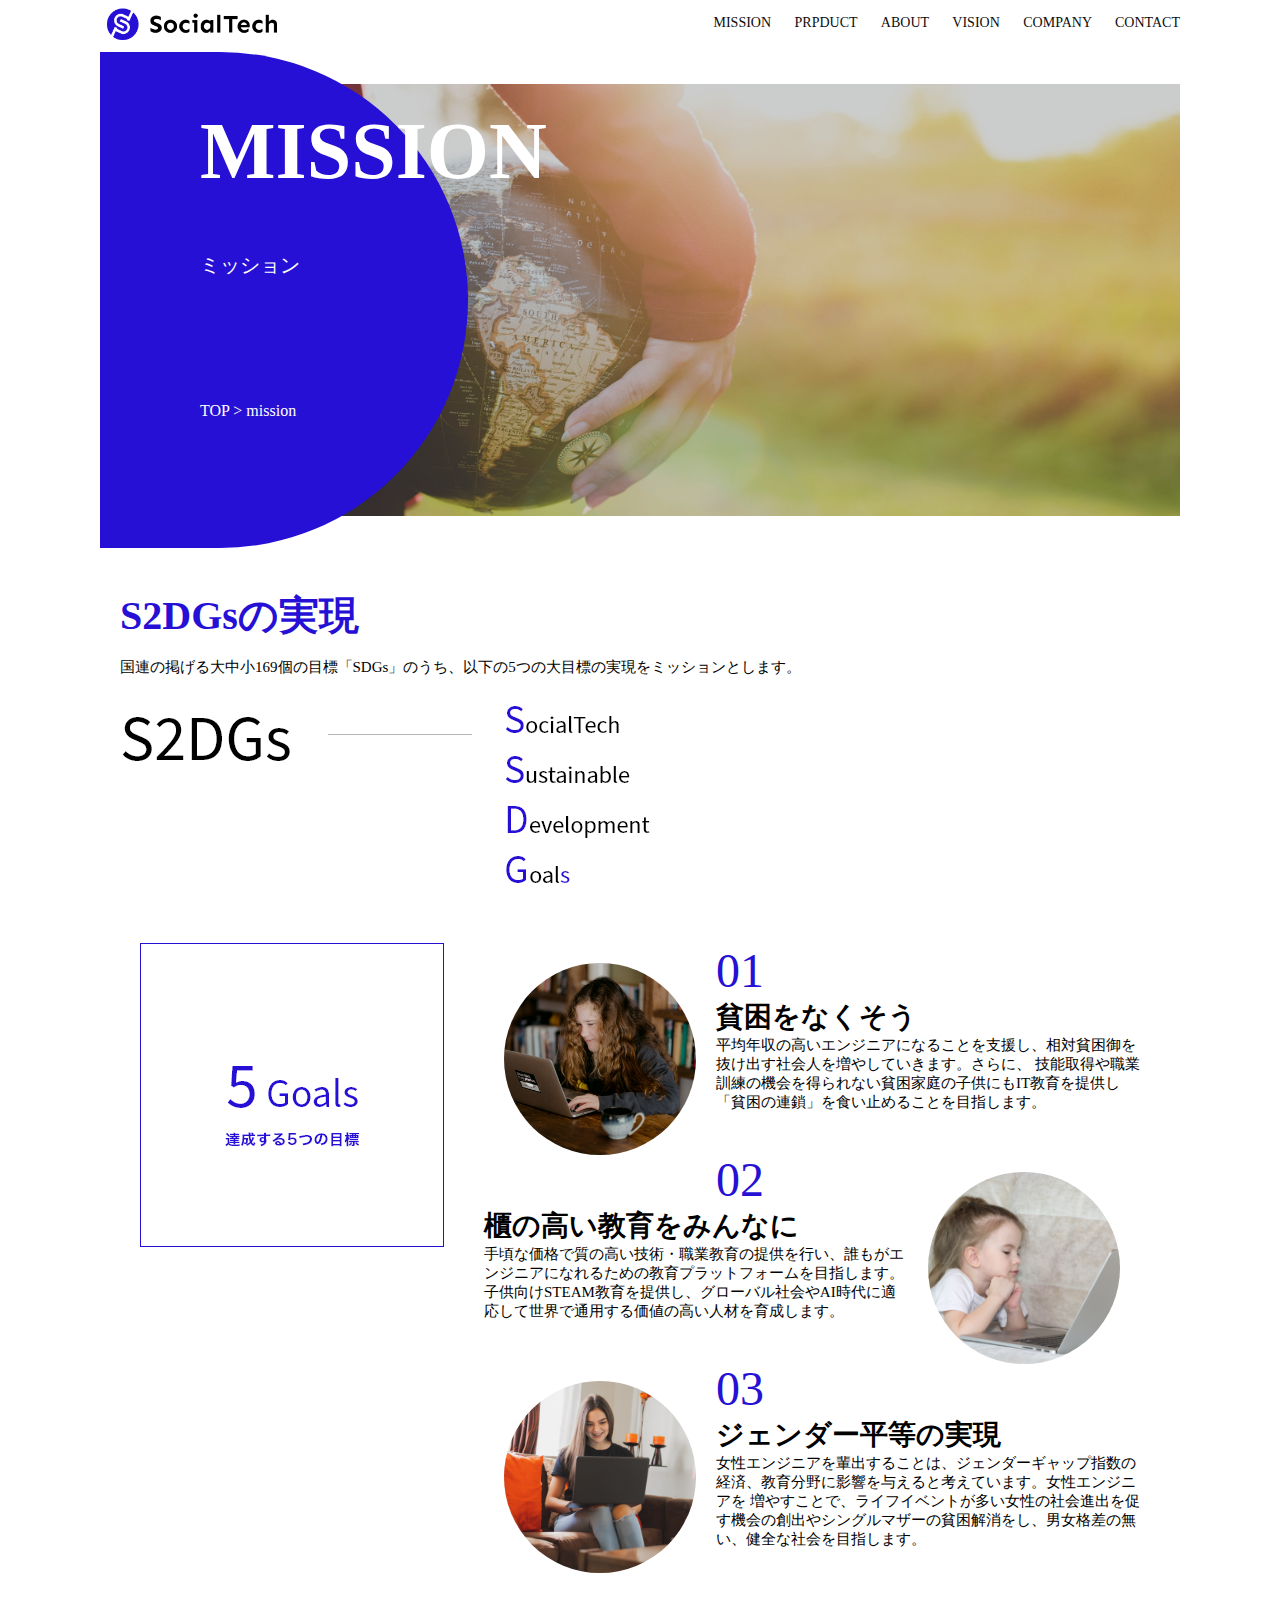
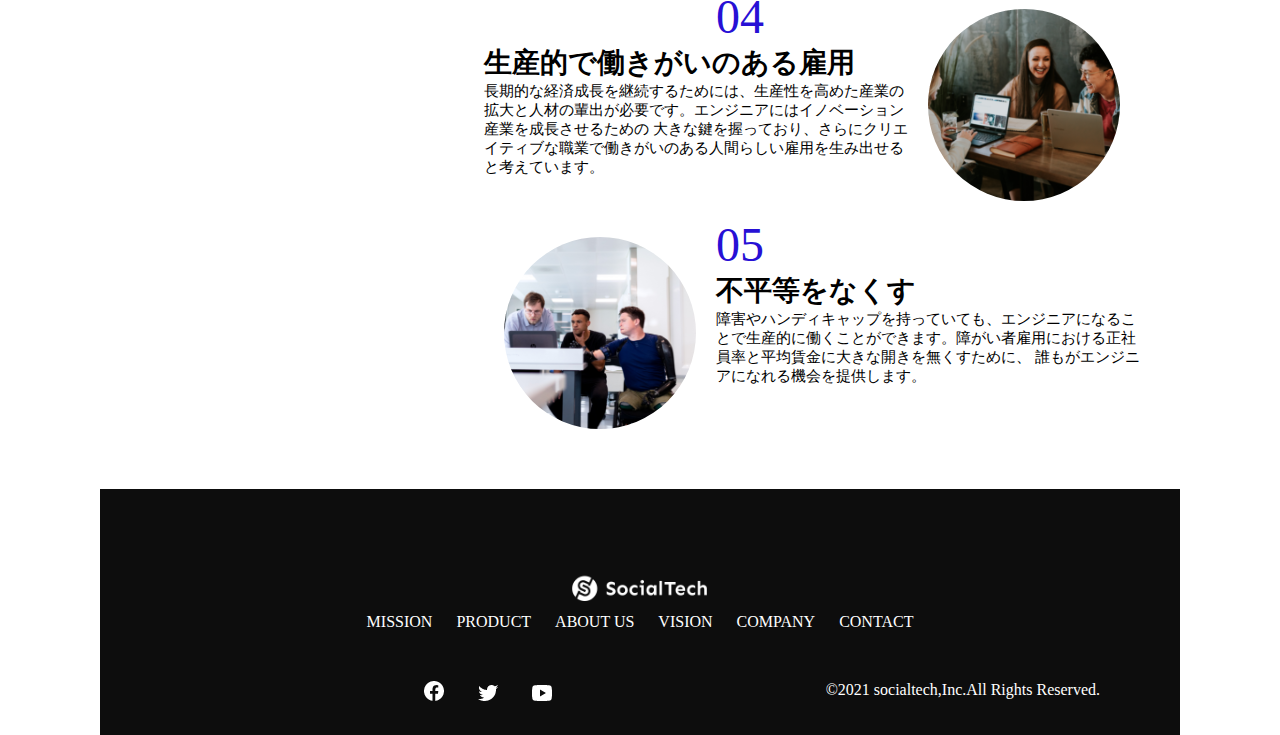
<file: mission.html>
<!DOCTYPE html>
<html lang="ja">
    <head>
        <meta charset="UTF-8">
        <meta name="viewport" content="width=device-width, initial-scale=1.0">
        <meta name="description" content="socialtechが目指す5つの目標(S2DGs)を紹介します。">
        <link rel="stylesheet" href="style.css">
        <title>socialtech - MISSION ミッション -</title>
    </head>
    <body>
        <!-- ヘッダー -->
        <header>
            <!-- ロゴ -->
            <a href="index.html" id="logo"><img src="images/logo.png"
                    alt="トップページに戻る"></a>
            <!-- PC用ナビゲーション -->
            <nav id="nav-pc">
                <a href="mission.html">MISSION</a>
                <a href="product.html">PRPDUCT</a>
                <a href="index.html#aboutus">ABOUT</a>
                <a href="index.html#vision">VISION</a>
                <a href="index.html#company">COMPANY</a>
                <a href="index.html#contact">CONTACT</a>
            </nav>
            <!-- スマホ用メニューボタン -->
            <img id="menu-sp" src="images/button-menu.png" alt="ナビゲーションを開く"
                onclick="document.getElementById('nav-sp').style.display='block'">
            <!-- スマホ用ナビゲーション -->
            <nav id="nav-sp">
                <img id="close" src="images/button-close.png" alt="ナビゲーションを閉じる"
                    onclick="document.getElementById('nav-sp').style.display='none'">
                <a id="logo-sp" href="index.html"
                    onclick="document.getElementById('nav-sp').style.display='nono'"><img
                        src="images/logo-sp.png"
                        alt="トップページに戻る"></a>
                <a class="menu" href="mission.html"
                    onclick="document.getElementById('nav-sp').style.display='none'">MISSION</a>
                <a class="menu" href="product.html"
                    onclick="document.getElementById('nav-sp').style.display='none'">PRODUCT</a>
                <a class="menu" href="index.html#aboutus"
                    onclick="document.getElementById('nav-sp').style.display='none'">ABOUTUS</a>
                <a class="menu" href="index.html#vision"
                    onclick="document.getElementById('nav-sp').style.display='none'">VISION</a>
                <a class="menu" href="index.html#company"
                    onclick="document.getElementById('nav-sp').style.display='none'">COMPANY</a>
                <a class="menu" href="index.html#contact"
                    onclick="document.getElementById('nav-sp').style.display='none'">CONTACT</a>
                <div id="sns">
                    <a href="https://www.facebook.com/sejuku2013"><img
                            src="images/button-facebook.png"
                            alt="facebookのリンク"></a>
                    <a href="https://twitter.com/samuraijuku"><img
                            src="images/button-twitter.png"
                            alt="Twitterのリンク"></a>
                    <a
                        href="https://www.youtube.com/channel/UCCFOQO5aDK0xXam4cUQXT8g"><img
                            src="images/button-youtube.png"
                            alt="YouTubeのリンク"></a>
                </div>
            </nav>
        </header>
        <main>
            <article>
                <section id="mission-main">
                    <div id="mission-title">
                        <h1>MISSION</h1>
                        <span>ミッション</span>
                        <div>TOP > mission</div>
                    </div>
                </section>
            </article>
            <section id="mission-s2dgs">
                <h2 class="mission-h2">S2DGsの実現</h2>
                <p>国連の掲げる大中小169個の目標「SDGs」のうち、以下の5つの大目標の実現をミッションとします。</p>
                <img src="images/mission/mission-s2dgs.png" alt="S2DGs">
            </section>
            <section id="mission-5goals">
                <div>
                    <img id="s2dgs-image"
                        src="images/mission/mission-5goals.png" alt="5Goals">
                </div>
                <div>
                    <div>
                        <img class="fivegoals-image-left"
                            src="images/mission/mission-5goals01.png"
                            alt="PCを操作する女の子">
                        <span class="fivegoals-number">01</span>
                        <h3 class="fivegoals-h3">貧困をなくそう</h3>
                        <p
                            class="fivegoals-p">平均年収の高いエンジニアになることを支援し、相対貧困御を抜け出す社会人を増やしていきます。さらに、
                            技能取得や職業訓練の機会を得られない貧困家庭の子供にもIT教育を提供し「貧困の連鎖」を食い止めることを目指します。</p>
                    </div>
                    <div>
                        <img class="fivegoals-image-right"
                            src="images/mission/mission-5goals02.png"
                            alt="PCを見つめる小さな女の子">
                        <span class="fivegoals-number">02</span>
                        <h3 class="fivegoals-h3">櫃の高い教育をみんなに</h3>
                        <p
                            class="fivegoals-p">手頃な価格で質の高い技術・職業教育の提供を行い、誰もがエンジニアになれるための教育プラットフォームを目指します。
                            子供向けSTEAM教育を提供し、グローバル社会やAI時代に適応して世界で通用する価値の高い人材を育成します。</p>
                    </div>
                    <div>
                        <img class="fivegoals-image-left"
                            src="images/mission/mission-5goals03.png"
                            alt="PCを操作する女性">
                        <span class="fivegoals-number">03</span>
                        <h3 class="fivegoals-h3">ジェンダー平等の実現</h3>
                        <p
                            class="fivegoals-p">女性エンジニアを輩出することは、ジェンダーギャップ指数の経済、教育分野に影響を与えると考えています。女性エンジニアを
                            増やすことで、ライフイベントが多い女性の社会進出を促す機会の創出やシングルマザーの貧困解消をし、男女格差の無い、健全な社会を目指します。</p>
                    </div>
                    <div>
                        <img class="fivegoals-image-right"
                            src="images/mission/mission-5goals04.png"
                            alt="笑顔で話しあう3人の男女">
                        <span class="fivegoals-number">04</span>
                        <h3 class="fivegoals-h3">生産的で働きがいのある雇用</h3>
                        <p
                            class="fivegoals-p">長期的な経済成長を継続するためには、生産性を高めた産業の拡大と人材の輩出が必要です。エンジニアにはイノベーション産業を成長させるための
                            大きな鍵を握っており、さらにクリエイティブな職業で働きがいのある人間らしい雇用を生み出せると考えています。</p>
                    </div>
                    <div>
                        <img class="fivegoals-image-left"
                            src="images/mission/mission-5goals05.png"
                            alt="障害を持つ男性が生き生きと働く様子">
                        <span class="fivegoals-number">05</span>
                        <h3 class="fivegoals-h3">不平等をなくす</h3>
                        <p
                            class="fivegoals-p">障害やハンディキャップを持っていても、エンジニアになることで生産的に働くことができます。障がい者雇用における正社員率と平均賃金に大きな開きを無くすために、
                            誰もがエンジニアになれる機会を提供します。</p>
                    </div>
                </div>
            </section>
            <footer>
                <div id="footer-logo">
                    <img src="images/logo-sp.png" alt="SocialtTech">
                </div>
                <div id="footer-link">
                    <a href="mission.html">MISSION</a>
                    <a href="product.html">PRODUCT</a>
                    <a href="index.html#aboutue">ABOUT US</a>
                    <a href="index.html#vision">VISION</a>
                    <a href="index.html#company">COMPANY</a>
                    <a href="index.html#contact">CONTACT</a>
                </div>
                <dib id="sns-footer">
                    <a href="https://www.facebook.com/sejuku2013"><img
                            src="images/button-facebook.png"
                            alt="facebookのリンク"></a>
                    <a href="https://twitter.com/samuraijuku"><img
                            src="images/button-twitter.png"
                            alt="Twitterのリンク"></a>
                    <a
                        href="https://www.youtube.com/channel/UCCFOQO5aDK0xXam4cUQXT8g"><img
                            src="images/button-youtube.png"
                            alt="YouTubeのリンク"></a>
                    <span id="copyright">&copy;2021 socialtech,Inc.All Rights
                        Reserved.</span>
                </dib>
            </footer>
        </main>
    </body>
</html>
</file>
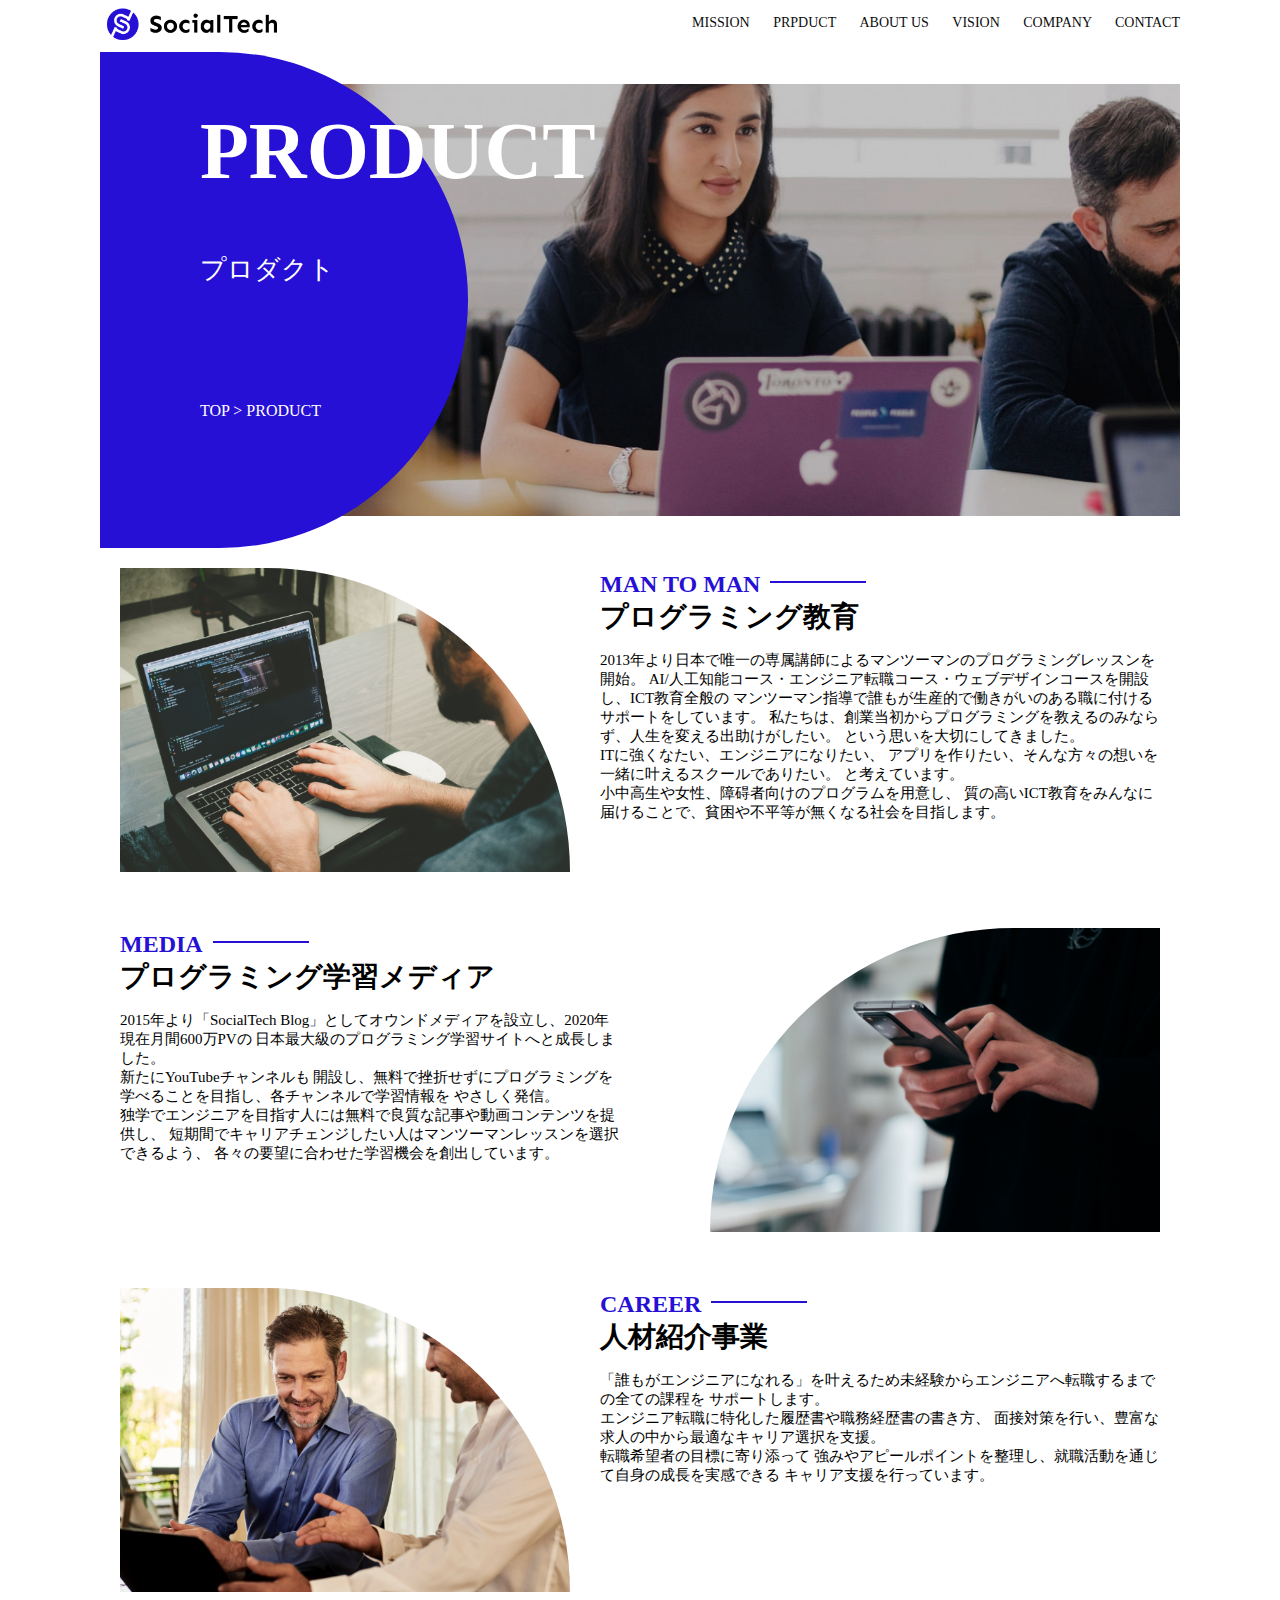
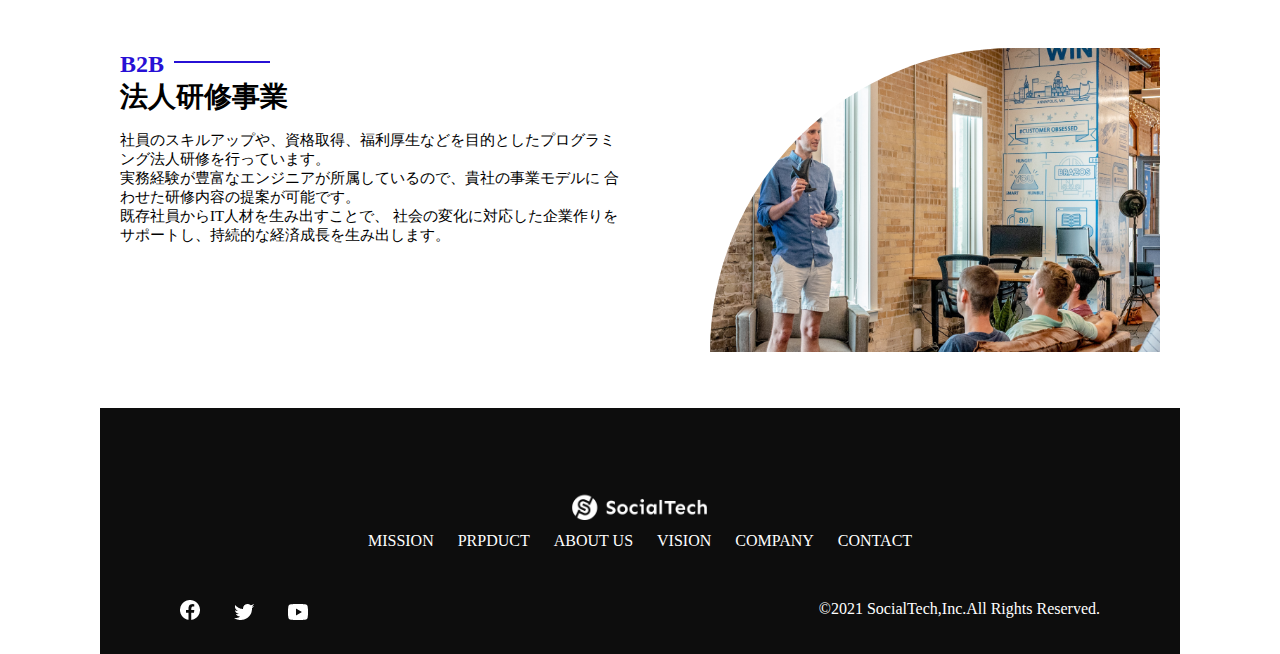
<file: product.html>
<!DOCTYPE html>
<html lang="ja">
    <head>
        <meta charset="UTF-8">
        <meta name="description" content="SocialTechの4つのプロダクトを紹介します">
        <meta name="viewport" content="width=device-width, initial-scale=1.0">
        <link rel="stylesheet" href="style.css">
        <title>SocialTech -PRODUCT プロダクト-</title>
    </head>
    <body>
        <!-- ヘッダー -->
        <header>
            <!-- ロゴ -->
            <a href="index.html" id="logo"><img src="images/logo.png"
                    alt="トップページに戻る"></a>
            <!-- PC用ナビゲーション -->
            <nav id="nav-pc">
                <a href="mission.html">MISSION</a>
                <a href="product.html">PRPDUCT</a>
                <a href="index.html#aboutus">ABOUT US</a>
                <a href="index.html#vision">VISION</a>
                <a href="index.html#company">COMPANY</a>
                <a href="index.html#contact">CONTACT</a>
            </nav>
            <!-- スマホ用メニューボタン -->
            <img id="menu-sp" src="images/button-menu.png" alt="ナビゲーションを開く"
                onclick="document.getElementById('nav-sp').style.display='block'">
            <!-- スマホ用のナビゲーション -->
            <nav id="nav-sp">
                <img id="close" src="images/button-close.png" alt="ナビゲーションを閉じる"
                    onclick="document.getElementById('nav-sp').style.display='none'">
                <a id="logo-sp" href="index.html"
                    onclick="document.getElementById('nav-sp').style.display='none'">
                    <img src="images/logo-sp.png" alt="トップページに戻る"></a>
                <a class="menu" href="mission.html"
                    onclick="document.getElementById('nav-sp').style.display='none'">MISSION</a>
                <a class="menu" href="product.html"
                    onclick="document.getElementById('nav-sp').style.display='none'">PRODUCT</a>
                <a class="menu" href="index.html#aboutus"
                    onclick="document.getElementById('nav-sp').style.display='none'">ABOUT
                    US</a>
                <a class="menu" href="index.html#vision"
                    onclick="document.getElementById('nav-sp').style.display='none'">VISION</a>
                <a class="menu" href="index.html#company"
                    onclick="document.getElementById('nav-sp').style.display='none'">CPMPANY</a>
                <a class="menu" href="index.html#contact"
                    onclick="document.getElementById('nav-sp').style.display='none'">CONTACT</a>
                <div id="sns">
                    <a href="https://www.facebook.com/sejuku2013"><img
                            src="images/button-facebook.png"
                            alt="Facebookのリンク"></a>
                    <a href="https://twitter.com/samuraijuku"><img
                            src="images/button-twitter.png"
                            alt="Twitterのリンク"></a>
                    <a
                        href="https://www.youtube.com/channel/UCCFOQO5aDK0xXam4cUQXT8g"><img
                            src="images/button-youtube.png"
                            alt="YouTubeのリンク"></a>
                </div>
            </nav>
        </header>
        <main>
            <article>
                <section id="product-main">
                    <div id="product-title">
                        <h1>PRODUCT</h1>
                        <span>プロダクト</span>
                        <div>TOP > PRODUCT</div>
                    </div>
                </section>
                <section class="product-section1">
                    <img src="images/product/product-mantoman.png"
                        alt="PCでコードを書く男性">
                    <div>
                        <h2 class="product-h2">MAN TO MAN</h2>
                        <h3 class="product-h3">プログラミング教育</h3>
                        <p>2013年より日本で唯一の専属講師によるマンツーマンのプログラミングレッスンを開始。
                            AI/人工知能コース・エンジニア転職コース・ウェブデザインコースを開設し、ICT教育全般の
                            マンツーマン指導で誰もが生産的で働きがいのある職に付けるサポートをしています。
                            私たちは、創業当初からプログラミングを教えるのみならず、人生を変える出助けがしたい。
                            という思いを大切にしてきました。<br>ITに強くなたい、エンジニアになりたい、
                            アプリを作りたい、そんな方々の想いを一緒に叶えるスクールでありたい。
                            と考えています。<br>小中高生や女性、障碍者向けのプログラムを用意し、
                            質の高いICT教育をみんなに届けることで、貧困や不平等が無くなる社会を目指します。
                        </p>
                    </div>
                </section>
                <section class="product-section2">
                    <div>
                        <h2 class="product-h2">MEDIA</h2>
                        <h3 class="product-h3">プログラミング学習メディア</h3>
                        <p>2015年より「SocialTech
                            Blog」としてオウンドメディアを設立し、2020年現在月間600万PVの
                            日本最大級のプログラミング学習サイトへと成長しました。<br>新たにYouTubeチャンネルも
                            開設し、無料で挫折せずにプログラミングを学べることを目指し、各チャンネルで学習情報を
                            やさしく発信。<br>独学でエンジニアを目指す人には無料で良質な記事や動画コンテンツを提供し、
                            短期間でキャリアチェンジしたい人はマンツーマンレッスンを選択できるよう、
                            各々の要望に合わせた学習機会を創出しています。
                        </p>
                    </div>
                    <img src="images/product/product-media.png"
                        alt="スマートフォンを操作する人">
                </section>
                <section class="product-section1">
                    <img src="images/product/product-career.png"
                        alt="笑顔で話し合う2人の男性">
                    <div>
                        <h2 class="product-h2">CAREER</h2>
                        <h3 class="product-h3">人材紹介事業</h3>
                        <p>「誰もがエンジニアになれる」を叶えるため未経験からエンジニアへ転職するまでの全ての課程を
                            サポートします。<br>エンジニア転職に特化した履歴書や職務経歴書の書き方、
                            面接対策を行い、豊富な求人の中から最適なキャリア選択を支援。<br>転職希望者の目標に寄り添って
                            強みやアピールポイントを整理し、就職活動を通じて自身の成長を実感できる
                            キャリア支援を行っています。<br>
                        </p>
                    </div>
                </section>
                <section class="product-section2">
                    <div>
                        <h2 class="product-h2">B2B</h2>
                        <h3 class="product-h3">法人研修事業</h3>
                        <p>社員のスキルアップや、資格取得、福利厚生などを目的としたプログラミング法人研修を行っています。
                            <br>実務経験が豊富なエンジニアが所属しているので、貴社の事業モデルに
                            合わせた研修内容の提案が可能です。<br>既存社員からIT人材を生み出すことで、
                            社会の変化に対応した企業作りをサポートし、持続的な経済成長を生み出します。
                        </p>
                    </div>
                    <img src="images/product/product-b2b.png"
                        alt="講演中の男性とそれを聴く人々">
                </section>
            </article>
            <footer>
                <div id="footer-logo">
                    <img src="images/logo-sp.png" alt="ScialTech">
                </div>
                <div id="footer-link">
                    <a href="mission.html">MISSION</a>
                    <a href="product.html">PRPDUCT</a>
                    <a href="index.html#aboutus">ABOUT US</a>
                    <a href="index.html#vision">VISION</a>
                    <a href="index.html#company">COMPANY</a>
                    <a href="index.html#contact">CONTACT</a>
                </div>
                <div id="sns-footer">
                    <a href="https://www.facebook.com/sejuku2013"><img
                            src="images/button-facebook.png"
                            alt="Facebookのリンク"></a>
                    <a href="https://twitter.com/samuraijuku"><img
                            src="images/button-twitter.png"
                            alt="Twitterのリンク"></a>
                    <a
                        href="https://www.youtube.com/channel/UCCFOQO5aDK0xXam4cUQXT8g"><img
                            src="images/button-youtube.png"
                            alt="YouTubeのリンク"></a>
                    <span id="copyright">&copy;2021 SocialTech,Inc.All Rights
                        Reserved.</span>
                </div>
            </footer>
        </main>

    </body>
</html>
</file>
<file: style.css>
/* PC スマホ共通スタイル */
body {
    font-family: "Source Sans Pro", "Hiragino Kaku Gothic ProN", "Meiryo, Arial, sans-serif";
}

p {
    font-size: 15px;
}

/* =================
PC用のスタイル
=================== */
@media screen and (min-width:768px) {

    /* 横幅設定 */
    body {
        max-width: 1080px;
        min-width: 960px;
        margin: 0 auto 0 auto;
    }

    /* ヘッダー */
    header {
        display: flex;
        justify-content: space-between;
    }

    /* ナビゲーションのレイアウト */
    #nav-pc {
        font-size: 14px;
        padding-top: 15px;
    }

    /* ナビゲーションのリンクの総称設定 */
    #nav-pc>a {
        text-decoration: none;
        margin-left: 20px;
    }

    #nav-pc>a:link {
        color: #0d0d0d;
    }

    #nav-pc>a:hover {
        color: #0d0d0d;
        text-decoration: underline;
    }

    #nav-pc>a:active {
        color: #0d0d0d;
    }

    /* スマホ用のナビで非表示 */
    #nav-sp,
    #menu-sp {
        display: none;
    }

    /* メインビジュアル */
    #main-visual {
        position: relative;
        height: 400px;
    }

    #main-message {
        position: absolute;
        top: 0;
        left: 0;
        background-color: #2710d5;
        color: #ffffff;
        border-radius: 0 0 476px 0;
        max-width: 620px;
        height: 100%;
        width: 100%;
        z-index: 11;
    }

    #main-message>h1 {
        font-size: 60px;
        font-weight: bold;
        margin: 100px 0 0 50px;
    }

    #main-message>p {
        font-size: 28px;
        margin: 0 0 0 50px;
    }

    #main-visual>img {
        max-width: 620px;
        border-radius: 476px 0 0 0;
        position: absolute;
        top: 0;
        right: 0;
        z-index: 10;
    }

    /* 見出し */
    h2 {
        margin: 40px 0 0 0;
    }

    h2::after {
        content: url("images/line.png");
        margin-left: 10px;
    }

    h3 {
        font-size: 27px;
    }

    /* ミッション */
    #mission {
        margin: 80px auto 80px auto;
        width: 100%;
    }

    #mission-flex {
        width: 100%;
        display: flex;
    }

    #mission-flex>div {
        width: 50%;
        margin: 20px;
    }

    #mission-photo {
        width: 100%;
    }

    #s2dgs {
        margin-top: 50px;
        width: 100%;
    }

    /* プロダクト */
    #product {
        background-color: #fafafa;
        margin: 80px 0 80px 0;
        padding: 10px 40px 0px 40px;
    }

    /* 外枠 */
    #product>div {
        margin-top: 40px;
        display: flex;
    }

    /* 左のカラム */
    #product-left {
        width: 50%;
        margin-right: 20px;
    }

    /* 右のカラム */
    #product-right {
        width: 50%;
        margin-left: 20px;
        margin-top: 80px;
    }

    /* 画像＋説名の枠 */
    #product-left>div {
        position: relative;
        height: 480px;
        margin-right: 20px;
    }

    #product-right>div {
        position: relative;
        height: 480px;
        margin-left: 20px;
    }

    /* 画像 */
    .product-photo {
        width: 100%;
    }

    /* 説明文の枠 */
    .product-explain {
        background-color: #ffffff;
        position: absolute;
        left: 0;
        top: 280px;
        margin: 0 40px 0 40px;
        padding: 20px;
        box-shadow: 5px 5px 10px rgba(0, 0, 0, 0.05);
    }

    /* 説明文の英語 */
    .product-explain>span {
        color: #2710d5;
        font-weight: bold;
        font-size: 16px;
        margin: 0;
    }

    /*  説明文の見出し */
    .product-explain>h3 {
        font-size: 20px;
        margin: 5px 0 5px 0;
    }

    /* 説明文 */
    .product-explain>p {
        font-size: 14px;
        margin: 0;
    }

    /* 「もっとみる」ボタン */
    #product-more {
        margin: 0 auto -42px auto;
    }

    /* ABOUT US */
    #aboutus {
        margin: 8px auto 80px auto;
    }

    /* 3つの組織文化と画像を入れる枠 */
    #aboutus>div {
        display: flex;
    }

    /* 画像 */
    .culture-img {
        width: 100%;
        align-self: flex-start;
    }

    .culture-img2 {
        margin-top: 50px;
        width: 100%;
    }

    /* 3つの組織文化の表 */
    .culture-table {
        margin-right: 50px;
    }

    /* 番号 */
    .culture-num {
        font-size: 80px;
        color: #2710d5;
        margin: 0 20px 0 0;
    }

    /* 組織文化英語 */
    .culture-en {
        color: #2710d5;
        font-weight: bold;
        font-size: 24px;
        display: block;
    }


    /* 組織文化日本語 */
    .culture-jp {
        font-size: 28px;
        font-weight: bold;
    }

    /* 説明文 */
    .culture-description {
        margin: 0;
    }

    /* ビション */
    #vision {
        margin: 80px auto 80px auto;
    }

    /* セクション内の外枠 */
    #vision>div {
        width: 100%;
        display: flex;
        justify-content: space-between;
        flex-wrap: wrap;
    }

    /* 7つの行動指針の枠 */
    .vision-box {
        width: 300px;
        height: 300px;
        margin-bottom: 30px;
        position: relative;
    }

    .vision-box>img {
        width: 100%;
        height: auto;
        position: absolute;
        top: 0;
        left: 0;
        z-index: 30;
    }

    .vision-box>span {
        position: absolute;
        top: 0;
        left: 0;
        z-index: 31;
        margin-right: 20px;
    }

    .vision-box>span>h4 {
        color: #2710d5;
        font-size: 19px;
        margin: 80px 0 0 0;
    }

    .vision-box>span>h4::first-letter {
        font-size: 40px;
    }

    .vision-box>span>h5 {
        font-size: 20px;
        margin: 0 0 0 0;
    }

    .vision-box>span>p {
        margin: 10px 0 0 0;
    }

    /* 会社概要 */
    #company {
        margin: 80px auto 80px auto;
    }

    #company-table {
        width: 100%;
    }

    .tableheader {
        text-align: left;
        padding: 20px;
        border-bottom-color: #2710d5;
        border-bottom-width: 1px;
        border-bottom-style: solid;
        width: 100px;
    }

    .tableheader-first {
        text-align: left;
        padding: 20px;
        border-bottom-color: #2710d5;
        border-bottom-width: 1px;
        border-bottom-style: solid;
        border-top-color: #2710d5;
        border-top-width: 1px;
        border-top-style: solid;
        width: 100px;
    }

    .cell {
        padding: 30px;
        border-bottom-color: #ececec;
        border-bottom-width: 1px;
        border-bottom-style: solid;
    }

    .cell-first {
        padding: 30px;
        border-bottom-color: #ececec;
        border-bottom-width: 1px;
        border-bottom-style: solid;
        border-top-color: #ececec;
        border-top-width: 1px;
        border-top-style: solid;
    }

    #company>iframe {
        width: 100%;
        height: 368px;
        margin-top: 40px;
    }

    /* お問い合わせ */
    #contact {
        margin: 80px auto 80px auto;
    }

    /* 外枠 */
    #contact>form>div {
        display: flex;
        flex-direction: row;
        flex-wrap: wrap;
        padding-bottom: 30px;
    }

    /* 左列の見出し */
    .contact-heading {
        width: 240px;
        align-self: center;
    }

    /* 見出しのラべル */
    .contact-label {
        font-weight: bold;
    }

    /* 必須 */
    .contact-span {
        color: #ce2222;
        margin: 0 0 0 20px;
        font-weight: bold;
    }

    /* テキストボックス */
    .contact-textbox {
        border-top: 0;
        border-left: 0;
        border-right: 0;
        border-bottom-width: 1px;
        border-bottom-color: #707070;
        border-bottom-style: solid;
        background-color: #fafafa;
        width: 400px;
        height: 56px;
    }

    /*お問い合わせ内容のテキストエリア */
    .contact-textarea {
        border-top: 0;
        border-left: 0;
        border-right: 0;
        border-bottom-width: 1px;
        border-bottom-color: #707070;
        border-bottom-style: solid;
        background-color: #fafafa;
        width: 400px;
        height: 200px;
    }

    /* 個人情報の取り扱い */
    details {
        width: 700px;
    }

    details>div {
        background-color: #fafafa;
        padding: 20px;
    }

    details>div>span {
        font-weight: bold;
    }

    /* フッター */
    footer {
        background-color: #0d0d0d;
        text-align: center;
        padding: 80px 80px 30px 80px;
    }

    footer-logo {
        margin-bottom: 30px;
    }

    #footer-link {
        margin-bottom: 50px;
    }

    #footer-link>a {
        text-decoration: none;
        margin: 10px;
    }

    #footer-link>a:link {
        color: #ffffff;
    }

    #footer-link>a:visited {
        color: #ffffff;
    }

    #footer-link>a:hover {
        color: #ffffff;
        text-decoration: underline;
    }

    #footer-link>a:active {
        color: #ffffff;
    }

    #sns-footer {
        text-align: left;
        width: 100%;
    }

    #sns-footer>a {
        margin-right: 30px;
    }

    #copyright {
        color: #ffffff;
        float: right;
    }

    /* mission.html用のスタイル */
    /* ミッションのメインビジュアル */
    #mission-main {
        height: 496px;
        width: 100%;
        background-image: url("images/mission/mission-main.png");
        background-repeat: no-repeat;
        background-position-y: center;
    }

    #mission-title {
        background-color: #2710d5;
        width: 368px;
        color: #ffffff;
        height: 496px;
        border-radius: 0 248px 248px 0;
        position: relative;
    }

    #mission-title>h1 {
        position: absolute;
        top: 0;
        left: 100px;
        font-size: 80px;
    }

    #mission-title>span {
        position: absolute;
        top: 200px;
        left: 100px;
        font-size: 20px;
    }

    #mission-title>div {
        position: absolute;
        top: 350px;
        left: 100px;
        font-size: 16px;
    }

    #mission-s2dgs {
        width: 100%;
        margin: 20px;
    }

    .mission-h2 {
        color: #2710d5;
        font-size: 40px;
    }

    .mission-h2::after {
        content: none;
    }

    #mission-5goals {
        margin: 20px;
        display: flex;
    }

    #mission-5goals>div {
        flex-grow: 1;
        padding: 20px;
    }

    #mission-5goals>div>div {
        margin-bottom: 40px;
    }

    .fivegoals-image-right {
        float: right;
        margin: 20px;
    }

    .fivegoals-image-left {
        float: left;
        margin: 20px;
    }

    .fivegoals-number {
        color: #2710d5;
        font-size: 48px;
        margin: 0;
    }

    .fivegoals-h3 {
        font-size: 28px;
        margin: 0;
    }

    .fivegoals-p {
        margin: 0;
    }

    /* プロダクトページ */
    #product-main {
        height: 496px;
        width: 100%;
        background-image: url(images/product/product-main.png);
        background-repeat: no-repeat;
        background-position-y: center;
    }

    #product-title {
        background-color: #2710d5;
        width: 368px;
        color: #ffffff;
        height: 496px;
        border-radius: 0 248px 248px 0;
        position: relative;
    }

    #product-title>h1 {
        position: absolute;
        top: 0;
        left: 100px;
        font-size: 80px;
    }

    #product-title>span {
        position: absolute;
        top: 200px;
        left: 100px;
        font-size: 26px;
    }

    #product-title>div {
        position: absolute;
        top: 350px;
        left: 100px;
        font-size: 16px;
    }

    /* セクション1 */
    .product-section1 {
        position: relative;
        margin: 20px;
        height: 340px;
    }

    .product-section1>img {
        position: absolute;
        top: 0;
        left: 0;
        width: 450px;
        margin: 0 40px 30px 0;
        border-radius: 0 432px 0 0;
    }

    .product-section1>div {
        position: absolute;
        top: 0;
        left: 480px;
    }

    /* セクション2 */
    .product-section2 {
        position: relative;
        margin: 20px;
        height: 340px;
    }

    .product-section2>img {
        position: absolute;
        top: 0;
        right: 0;
        width: 450px;
        margin: 0 0 30px 40px;
        border-radius: 432px 0 0 0;
    }

    .product-section2>div {
        width: 500px;
        position: absolute;
        top: 0;
        left: 0;
    }

    .product-h2 {
        color: #2710d5;
        font-size: 24px;
        margin: 0;
    }

    .product-h3 {
        font-size: 28px;
        margin: 0;
    }
}

/* ======================
スマートフォン用のスタイル
======================== */
@media screen and (max-width:767px) {
    body {
        min-width: 375px;
        margin: 0;
    }

    /* PC用ナビゲーション非表示 */
    #nav-pc {
        display: none;
    }

    /* ハンバーガーメニュー */
    #menu-sp {
        float: right;
        padding: 0;
    }

    /*  スマホ用ナビゲーションの表示切り替え */
    /* 初期状態　レイアウトと非表示設定 */
    #nav-sp {
        background-color: #2710d5;
        position: absolute;
        left: 0;
        top: 0;
        height: 100%;
        width: 100%;
        display: none;
        z-index: 100;

    }

    /* ×ボタン */
    #close {
        position: absolute;
        top: 20px;
        right: 20px;
    }

    /* ナビゲーションメニュー用ロゴ */
    #logo-sp {
        margin: 80px 0 30px 20px;
    }

    /* ナビゲーションのリンクの装飾設定 */
    #nav-sp>a {
        display: block;
    }

    #nav-sp>a:link {
        color: #ffffff;
    }

    #nav-sp>a:visited {
        color: #ffffff;
    }

    #nav-sp>a:hover {
        color: #ffffff;
        text-decoration: underline;
    }

    #nav-sp>a:active {
        color: #ffffff;
    }

    #nav-sp>.menu {
        text-decoration: none;
        display: block;
        margin: 0 20px 0 20px;
        height: 44px;
        font-size: 16px;
        background-image: url("images/arrow.png");
        background-repeat: no-repeat;
        background-position: right top;
    }

    #sns {
        position: absolute;
        bottom: 20px;
        left: 20px;
    }

    #sns>a {
        margin-right: 30px;
    }

    /* メインビジュアル */
    #main-visual {
        position: relative;
        height: 470px;
        width: 100%;
        overflow: hidden;
    }

    #main-visual>div {
        position: absolute;
        top: 0;
        left: 0;
        background-color: #2710d5;
        color: white;
        border-radius: 0 0 476px 0;
        text-align: center;
        height: 280px;
        width: 100%;
        z-index: 11;
    }

    #main-visual>div>h1 {
        font-size: 28px;
        margin: 90px 0 0 0;
    }

    #main-viual>div>p {
        margin: 0;
    }

    #main-visual>img {
        width: 100%;
        border-radius: 476px 0 0 0;
        z-index: 10;
        position: absolute;
        bottom: 0;
        right: 0;
    }

    /* 見出し */
    h2::after {
        content: url(images/line.png);
        margin-left: 10px;
    }

    h3 {
        font-size: 24px;
        margin: 10px 0 0 0;
    }

    /* ミッション */
    #mission {
        margin: 20px;
    }

    #mission-photo {
        width: 100%;
    }

    #s2dgs {
        width: 100%;
    }

    /* プロダクト */
    #product {
        background-color: #fafafa;
        padding-top: 10px;
    }

    #product h2 {
        margin-left: 20px;
    }

    /* 外枠 */
    /* 左右のカラム　スマホでは縦並び */
    #product-left,
    #product-right {
        margin-right: 20px;
        margin-left: 20px;
    }

    /* 画像＋説明の枠 */
    #product-left>div,
    #product-right>div {
        position: relative;
        height: 540px;
    }

    /* 説明文の枠 */
    .product-explain {
        background-color: #ffffff;
        position: absolute;
        left: 0;
        bottom: 50px;
        padding: 20px;
        box-shadow: 5px 5px 10px rgba(0, 0, 0, 0.05);
    }

    .product-explain>span {
        color: #2710d5;
        font-weight: bold;
        font-size: 16px;
        margin: 0px;
    }

    .product-explain>h3 {
        margin: 10px 0 10px 0;
    }

    /* 画像 */
    .product-photo {
        width: 100%;
    }

    #product-more>img {
        margin: 0 0 -42px 20px;
    }

    /* ABOUT US */
    #aboutus {
        margin: 80px 20px 80px 20px;
    }

    #aboutus>div {
        display: flex;
        flex-direction: column;
    }

    .culture-table {
        width: 100%;
        padding-right: 20px;
        order: 2;
    }

    .culture-img {
        width: 100%;
        order: 1;
    }

    .culture-img2 {
        width: 100%;
    }

    .culture-num {
        font-size: 80px;
        color: #2710d5;
    }

    .culture-en {
        color: #2710d5;
        font-weight: bold;
        font-size: 24px;
        display: block;
    }

    .culture-jp {
        display: block;
    }

    .culture-description {
        margin: 0;
    }

    /*  ビジョン */
    #vision {
        margin: 80px 20px 80px 20px;
    }

    .vision-box {
        width: 300px;
        height: 300px;
        margin-bottom: 30px;
        position: relative;
    }

    .vision-box>img {
        width: 100%;
        height: auto;
        position: absolute;
        top: 0;
        left: 0;
        z-index: 30;
    }

    .vision-box>span {
        position: absolute;
        top: 0;
        left: 0;
        z-index: 31;
        margin-right: 20px;
    }

    .vision-box>span>h4 {
        color: #2710d5;
        font-size: 19px;
        margin: 60px 0 0 0;
    }

    .vision-box>span>h5 {
        font-size: 20px;
        margin: 0 0 0 0;
    }

    .vision-box>span>p {
        margin: 10px 0 0 0;
    }

    /*会社概要 */
    #company {
        margin: 0 20px 0 20px;
    }

    #company>h3 {
        margin-bottom: 20px;
    }

    #company>table {
        width: 100%;
    }

    .tableheader-first {
        text-align: left;
        padding: 20px;
        border-bottom-color: #2710d5;
        border-bottom-width: 1px;
        border-bottom-style: solid;
        border-top-color: #2710d5;
        border-top-width: 1px;
        border-top-style: solid;
        width: 50px;
    }

    .tableheader {
        text-align: left;
        padding: 20px;
        border-bottom-color: #2710d5;
        border-bottom-width: 1px;
        border-bottom-style: solid;
        width: 50px;
    }

    .cell {
        padding: 20px;
        border-bottom-color: #ececec;
        border-bottom-width: 1px;
        border-bottom-style: solid;
    }

    .cell-first {
        padding: 20px;
        border-bottom-color: #ececec;
        border-bottom-width: 1px;
        border-bottom-style: solid;
        border-top-color: #ececec;
        border-top-width: 1px;
        border-top-style: solid;
    }

    #company>iframe {
        width: 100%;
        height: 240px;
        margin: 40px 0 0 0;
    }

    /* お問い合わせ */
    #contact {
        margin: 80px 20px 80px 20px;
    }

    #contact>h3 {
        margin-bottom: 20px;
    }

    #contact>from>div {
        margin-bottom: 20px;
    }

    .contact-heading {
        margin-bottom: 20px;
    }

    /* ラベル */
    .contact-label {
        font-weight: bold;
    }

    /* 必須 */
    .contact-span {
        color: #ce2222;
        margin: 0 0 0 20px;
        font-weight: bold;
    }

    .contact-textbox {
        color: #ce2222;
        margin: 0 0 0 20px;
        font-weight: bold;
    }

    .contact-textbox {
        height: 56px;
        border-top: 0;
        border-left: 0;
        border-right: 0;
        background-color: #fafafa;
        border-bottom-color: #707070;
        border-bottom-width: 1px;
        border-style: solid;
        min-width: 300px;
        width: 100%;
    }

    .contact-textarea {
        height: 150px;
        border-top: 0;
        border-left: 0;
        border-right: 0;
        background-color: #fafafa;
        width: 100%;
    }

    .radiobutton {
        margin-bottom: 20px;
    }

    .radiobutton+label::after {
        content: "\A";
        white-space: pre;
    }

    /* フッター */
    footer {
        background-color: #0d0d0d;
        padding: 30px 20px 50px 20px;
    }

    #footer-logo {
        margin-bottom: 30px;
    }

    #footer-link {
        margin-bottom: 50px;
    }

    #footer-link>a {
        text-decoration: none;
        margin: 0 20px 30px 0;
        display: block;
        background-image: url(images/arrow.png);
        background-repeat: no-repeat;
        background-position: right top;
    }

    #footer-link>a:link {
        color: #ffffff;
    }

    #footer-link>a:visited {
        color: #ffffff;
    }

    #footer-link>a:hover {
        color: #ffffff;
        text-decoration: underline;
    }

    #footer-link>a:active {
        color: #ffffff;
    }

    #sna-footer>a {
        margin-right: 30px;
    }

    #copyright {
        font-size: 12px;
        display: block;
        margin-top: 30px;
        color: #ffffff;
    }

    /* mission.html用のスタイル */
    /* ミッションのメインビジュアル */
    #mission-main {
        height: 256px;
        width: 100%;
        background-image: url(images/mission/mission-main.png);
        background-repeat: no-repeat;
        background-position-y: center;
        background-size: auto 208px;
    }

    #mission-title {
        background-color: #2710d5;
        width: 136px;
        color: #ffffff;
        height: 256px;
        border-radius: 0 248px 248px 0;
        position: relative;
    }

    #mission-title>h1 {
        position: absolute;
        top: 0;
        left: 20px;
        font-size: 40px;
    }

    #mission-title>span {
        position: absolute;
        top: 110px;
        left: 20px;
        font-size: 18px;
    }

    #mission-title>div {
        position: absolute;
        top: 180px;
        left: 20px;
        font-size: 13px;
    }

    /* ミッションページ　S2DGSの設定 */
    #mission-s2dgs {
        margin: 20px;
    }

    .mission-h2 {
        color: #2710d5;
        font-size: 38px;
        margin: 0;
    }

    .mission-h2::after {
        content: none;
    }

    #mission-s2dgs >img {
        width: 100%;
    }

    /* ミッションページ　5Goalsの設定 */
    #mission-5goals {
        margin: 20px;
    }

    #mission-5goals>div>div {
        margin-bottom: 40px;
    }

    #s2dgs-image {
        width: 100%;
    }

    .fivegoals-image-right {
        margin: 20px auto 20px auto;
        display: block;
    }

    .fivegoals-image-right {
        margin: 20px auto 20px auto;
        display: block;
    }

    .fivegoals-image-left {
        margin: 20px auto 20px auto;
        display: block;
    }

    .fivegoals-number {
        color: #2710d5;
        font-size: 48px;
        margin: 0;
    }

    .fivegoals-h3 {
        font-size: 28px;
        margin: 0;
    }

    .fivegoals-p {
        margin: 0;
    }

    /* プロダクトページ */
    #product-main {
        height: 256px;
        width: 100%;
        background-image: url(images/product/product-main.png);
        background-repeat: no-repeat;
        background-position-y: center;
        background-size: auto 208px;
    }

    #product-title {
        background-color: #2710d5;
        width: 136px;
        color: #ffffff;
        height: 256px;
        border-radius: 0 248px 248px 0;
        position: relative;
    }

    #product-title>h1 {
        position: absolute;
        top: 0;
        left: 20px;
        font-size: 40px;
    }

    #product-title>span {
        position: absolute;
        top: 110px;
        left: 20px;
        font-size: 18px;
    }

    #product-title>div {
        position: absolute;
        top: 180px;
        left: 20px;
        font-size: 13px;
    }

    .product-section1 {
        margin: 20px;
    }

    .product-section1>img {
        width: 100%;
        border-radius: 0 300px 0 0;
    }

    .product-section2 {
        margin: 20px;
        display: flex;
        flex-direction: column;
    }

    .product-section2>img {
        order: 1;
        width: 100%;
        border-radius: 300px 0 0 0;
    }

    .product-section2>div {
        order: 0;
    }

    .product-h2 {
        color: #2710d5;
        font-size: 24px;
        margin: 0;
    }

    .product-h3 {
        font-size: 28px;
        margin: 0;
    }
}
</file>
<file: socialtech-kadai_012/style.css>
/* PC、スマホ共通スタイル */
body {
  font-family: "Source Sans Pro", "Hiragino Kaku Gothic ProN", Meiryo, Arial,
    sans-serif;
}

p {
  font-size: 15px;
}

/*================
PC用のスタイル 
=================*/
/* 横幅設定 */
body {
  max-width: 1080px;
  min-width: 960px;
  margin: 0 auto 0 auto;
}

/* ヘッダー */
header {
  display: flex;
  justify-content: space-between;
}

/* ナビゲーションのレイアウト */
#nav-pc {
  text-align: right;
  font-size: 14px;
  padding-top: 15px;
}

/* ナビゲーションのリンクの装飾設定 */
#nav-pc>a {
  text-decoration: none;
  margin-left: 20px;
}

#nav-pc>a:link {
  color: #0d0d0d;
}

#nav-pc>a:visited {
  color: #0d0d0d;
}

#nav-pc>a:hover {
  color: #0d0d0d;
  text-decoration: underline;
}

#nav-pc>a:active {
  color: #0d0d0d;
}

/* メインビジュアル*/
#main-visual {
  position: relative;
  height: 400px;
}

#main-message {
  position: absolute;
  top: 0;
  left: 0;
  background-color: #2710d5;
  color: #ffffff;
  border-radius: 0 0 476px 0;
  max-width: 620px;
  height: 100%;
  width: 100%;
  z-index: 11;
}

#main-message>h1 {
  font-size: 60px;
  font-weight: bold;
  margin: 100px 0 0 50px;
}

#main-message>p {
  font-size: 28px;
  margin: 0 0 0 50px;
}

#main-visual>img {
  max-width: 620px;
  border-radius: 476px 0 0 0;
  position: absolute;
  top: 0;
  right: 0;
  z-index: 10;
}

/* 見出し */
h2 {
  margin: 40px 0 0 0;
}

h2::after {
  content: url("images/line.png");
  margin-left: 10px;
}

h3 {
  font-size: 27px;
}

/* ミッション */
#mission {
  margin: 80px auto 80px auto;
  width: 100%;
}

#mission-flex {
  width: 100%;
  display: flex;
}

#mission-flex>div {
  width: 50%;
  margin: 20px;
}

#mission-photo {
  width: 100%;
}

#s2dgs {
  margin-top: 50px;
}

/* プロダクト */
#product {
  background-color: #fafafa;
  width: 100%;
  margin: 80px 0 80px 0;
  padding: 10px 40px 0px 40px;
}

/* 外枠 */
#product>div {
  margin-top: 40px;
  display: flex;
}

/* 左のカラム */
#product-left {
  width: 50%;
  margin-right: 20px;
}

/* 右のカラム */
#product-right {
  width: 50%;
  margin-left: 20px;
  margin-top: 80px;
}

/* 画像＋説明の枠 */
#product-left>div {
  position: relative;
  height: 480px;
  margin-right: 20px;
}

#product-right>div {
  position: relative;
  height: 480px;
  margin-left: 20px;
}

/* 画像 */
.product-photo {
  width: 100%;
}

/* 説明文の枠 */
.product-explain {
  background-color: #ffffff;
  position: absolute;
  left: 0;
  top: 280px;
  margin: 0 40px 0 40px;
  padding: 20px;
  box-shadow: 5px 5px 10px rgba(0, 0, 0, 0.05);
}

/* 説明文の英語 */
.product-explain>span {
  color: #2710d5;
  font-weight: bold;
  font-size: 16px;
  margin: 0;
}

/* 説明文の見出し */
.product-explain>h3 {
  margin: 5px 0 5px 0;
}

/* 説明文 */
.product-explain>p {
  margin: 0;
}

/* 「もっとみる」ボタン */
#product-more {
  margin: 0 auto -42px auto;
}

/* ABOUT US */
#aboutus {
  margin: 80px auto 80px auto;
}

/* 3つの組織文化と画像を入れる枠 */
#aboutus>div {
  display: flex;
}

/* 画像 */
.culture-img {
  width: 100%;
  align-self: flex-start;
}

.culture-img2 {
  margin-top: 50px;
  width: 100%;
}

/* 3つの組織文化の表 */
.culture-table {
  max-width: 500px;
  margin-right: 50px;
}

/* 番号 */
.culture-num {
  font-size: 80px;
  color: #2710d5;
  margin: 0 20px 0 0;
}

/* 組織文化英語 */
.culture-en {
  color: #2710d5;
  font-weight: bold;
  font-size: 24px;
  display: block;
}

/* 組織文化日本語 */
.culture-jp {
  font-size: 28px;
  font-weight: bold;
}

/* 説明文 */
.culture-description {
  margin: 0;
}

/* ビジョン */
#vision {
  margin: 80px auto 80px auto;
}

/* セクション内の外枠 */
#vision>div {
  width: 100%;
  display: flex;
  justify-content: space-between;
  flex-wrap: wrap;
}

/* 7つの行動指針の枠 */
.vision-box {
  width: 300px;
  height: 300px;
  margin-bottom: 30px;
  position: relative;
}

.vision-box>img {
  width: 100%;
  height: auto;
  position: absolute;
  top: 0;
  left: 0;
  z-index: 30;
}

.vision-box>span {
  position: absolute;
  top: 0;
  left: 0;
  z-index: 31;
  margin-right: 20px;
}

.vision-box>span>h4 {
  color: #2710d5;
  font-size: 19px;
  margin: 80px 0 0 0;
  Ï
}

.vision-box>span>h4::first-letter {
  font-size: 40px;
}

.vision-box>span>h5 {
  font-size: 20px;
  margin: 0 0 0 0;
}

.vision-box>span>p {
  margin: 10px 0 0 0;
}

/* 会社概要 */
#company {
  margin: 80px auto 80px auto;
}

#company-table {
  width: 100%;
}

.tableheader {
  text-align: left;
  padding: 20px;
  border-bottom-color: #2710d5;
  border-bottom-width: 1px;
  border-bottom-style: solid;
  width: 100px;
}

.tableheader-first {
  text-align: left;
  padding: 20px;
  border-bottom-color: #2710d5;
  border-bottom-width: 1px;
  border-bottom-style: solid;
  border-top-color: #2710d5;
  border-top-width: 1px;
  border-top-style: solid;
  width: 100px;
}

.cell {
  padding: 30px;
  border-bottom-color: #ececec;
  border-bottom-width: 1px;
  border-bottom-style: solid;
}

.cell-first {
  padding: 30px;
  border-bottom-color: #ececec;
  border-bottom-width: 1px;
  border-bottom-style: solid;
  border-top-color: #ececec;
  border-top-width: 1px;
  border-top-style: solid;
}

#company>iframe {
  width: 100%;
  height: 368px;
  margin-top: 40px;
}

/* お問い合わせ */
#contact {
  margin: 80px auto 80px auto;
}

/* 外枠 */
#contact>form>div {
  display: flex;
  flex-direction: row;
  flex-wrap: wrap;
  padding-bottom: 30px;
}

/* 左列の見出し */
.contact-heading {
  width: 240px;
  align-self: center;
}

/* 見出しのラベル */
.contact-label {
  font-weight: bold;
}

/* 必須 */
.contact-span {
  color: #ce2222;
  margin: 0 0 0 20px;
  font-weight: bold;
}

/* テキストボックス */
.contact-textbox {
  border-top: 0;
  border-left: 0;
  border-right: 0;
  border-bottom-width: 1px;
  border-bottom-color: #707070;
  border-bottom-style: solid;
  background-color: #fafafa;
  width: 400px;
  height: 56px;
}

/* お問い合わせ内容のテキストエリア */
.contact-textarea {
  border-top: 0;
  border-left: 0;
  border-right: 0;
  border-bottom-width: 1px;
  border-bottom-color: #707070;
  border-bottom-style: solid;
  background-color: #fafafa;
  width: 400px;
  height: 200px;
}

/* 個人情報の取り扱い */
details {
  width: 700px;
}

details>div {
  background-color: #fafafa;
  padding: 20px;
}

details>div>span {
  font-weight: bold;
}

/* フッター */
footer {
  background-color: #0d0d0d;
  text-align: center;
  padding: 80px 80px 30px 80px;
}

#footer-logo {
  margin-bottom: 30px;
}

#footer-link {
  margin-bottom: 50px;
}

#footer-link>a {
  text-decoration: none;
  margin: 10px;
}

#footer-link>a:link {
  color: #ffffff;
}

#footer-link>a:visited {
  color: #ffffff;
}

#footer-link>a:hover {
  color: #ffffff;
  text-decoration: underline;
}

#footer-link>a:active {
  color: #ffffff;
}

#sns-footer {
  text-align: left;
  width: 100%;
}

#sns-footer>a {
  margin-right: 30px;
}

#copyright {
  color: #ffffff;
  float: right;
}

/* cases */
#cases {
  margin-top: 40px;
  margin-bottom: 40px;
  width: 100%;
}

#cases >ul {
  display: flex;
  list-style: none;
  justify-content: center;
}

#cases >ul >li {
  width: 33%;
  margin: 20px;
}

.case-card {
  background-color: #ffffff;
  min-height: 400px;
  box-shadow: 5px 5px 15px rgba(0, 0, 0, 0.2);
}

.case-img {
  width: 100%;
}

.case-info {
  padding: 10px 20px 10px 20px;
}

.case-name {
  color: #2710d5;
  font-size: 19px;
}

.case-content {
  font-size: 14px;
}
</file>
